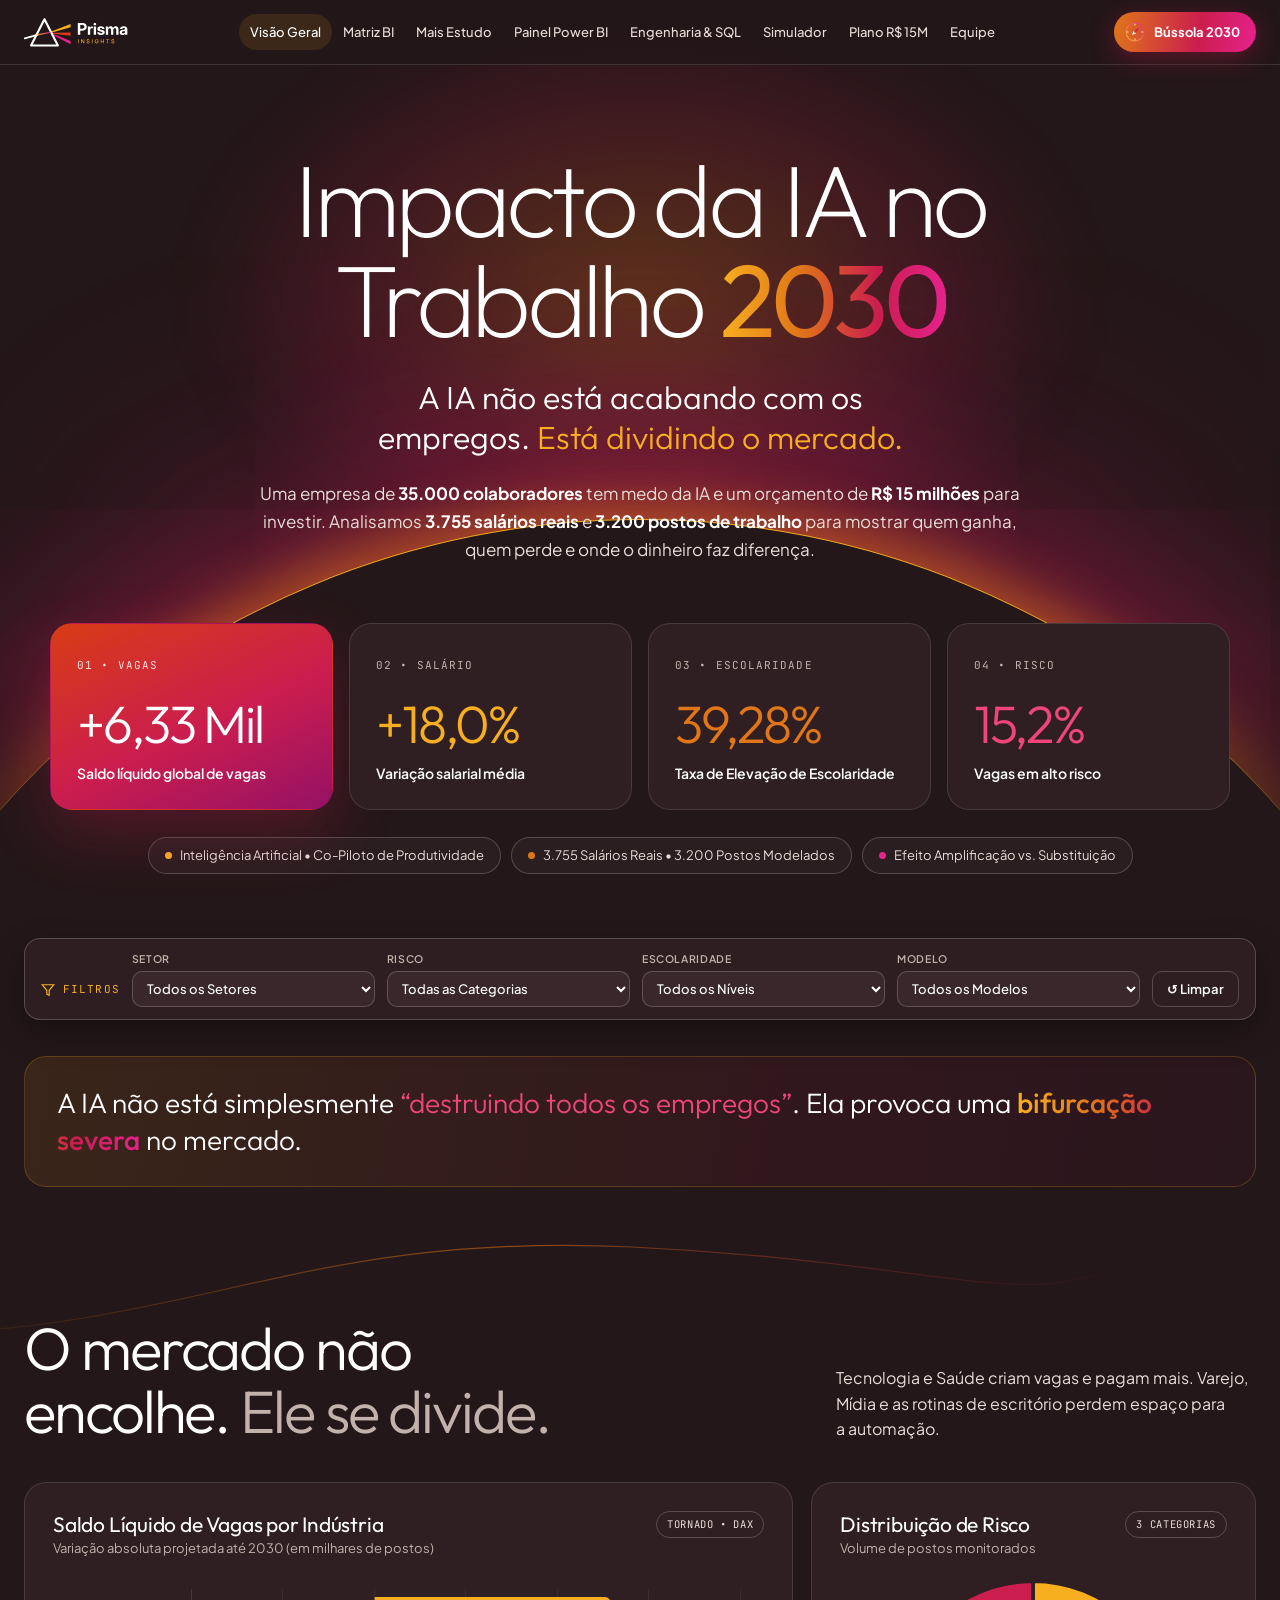
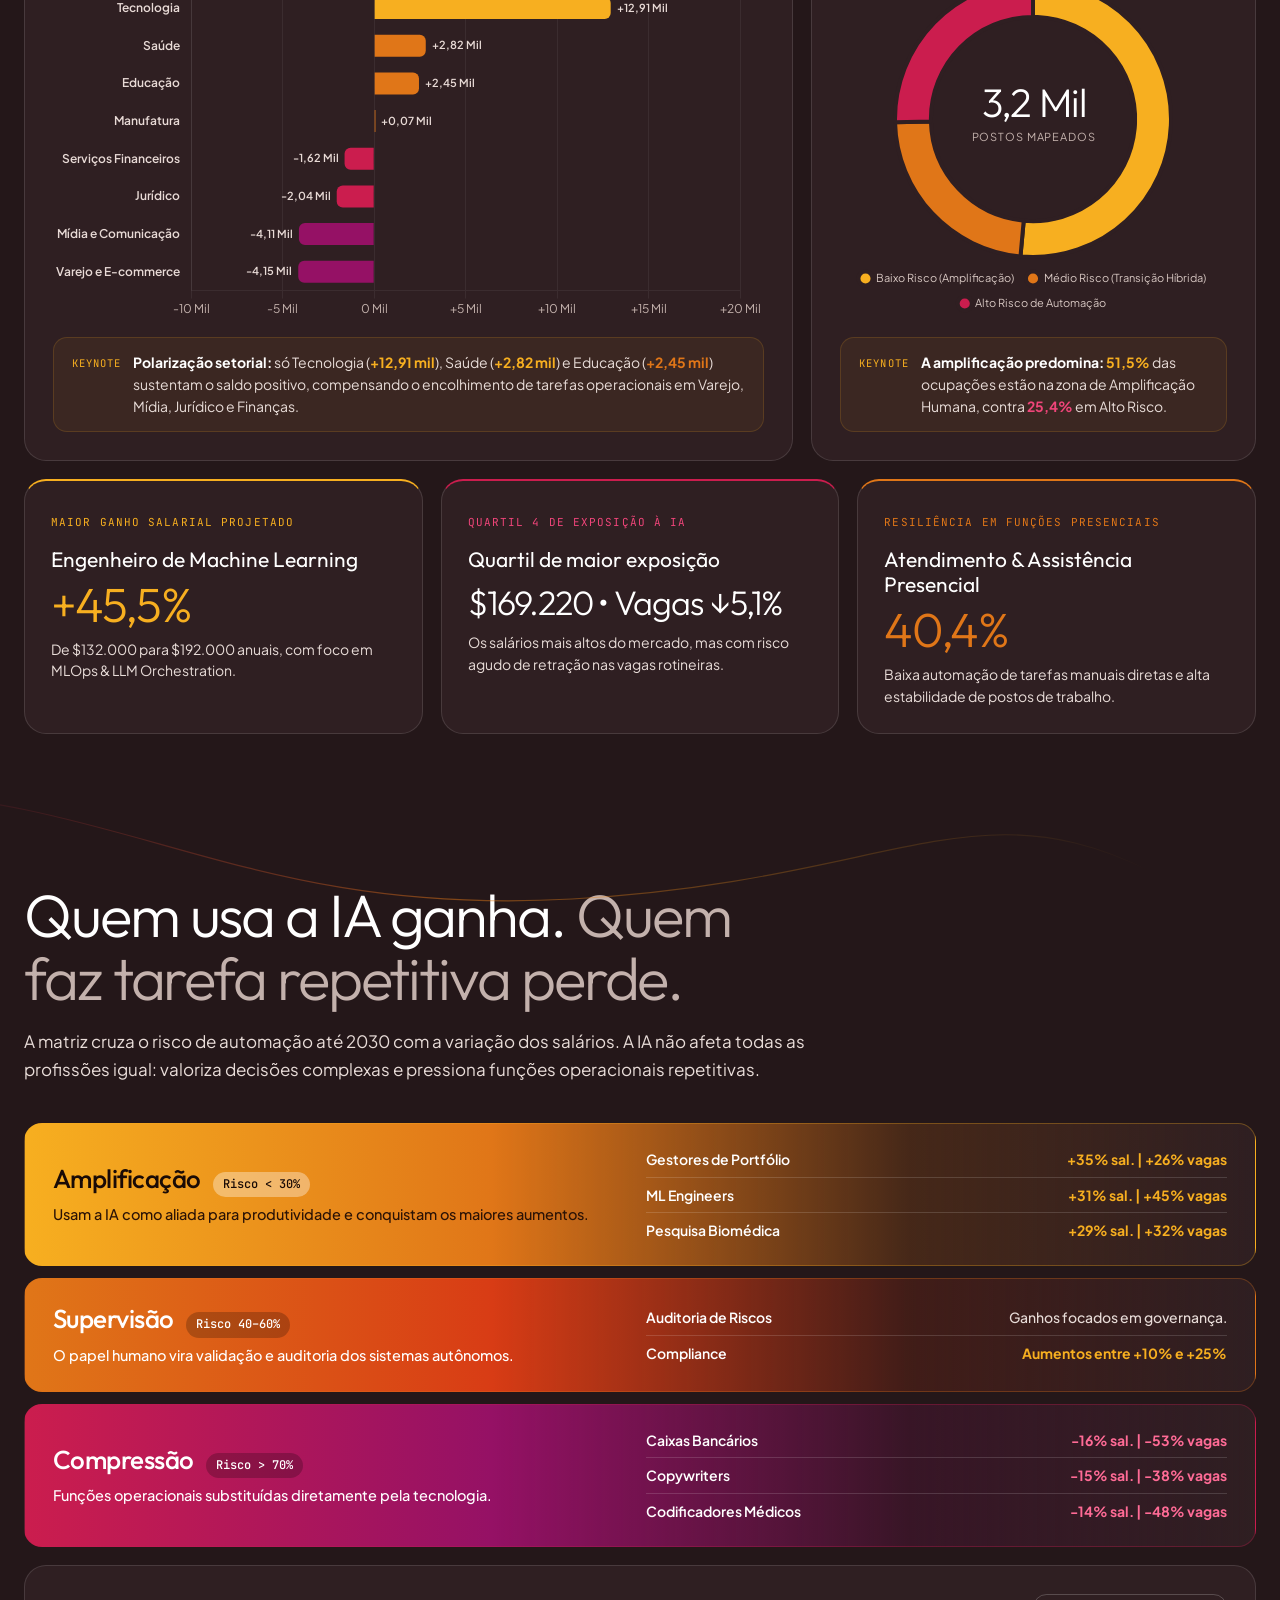
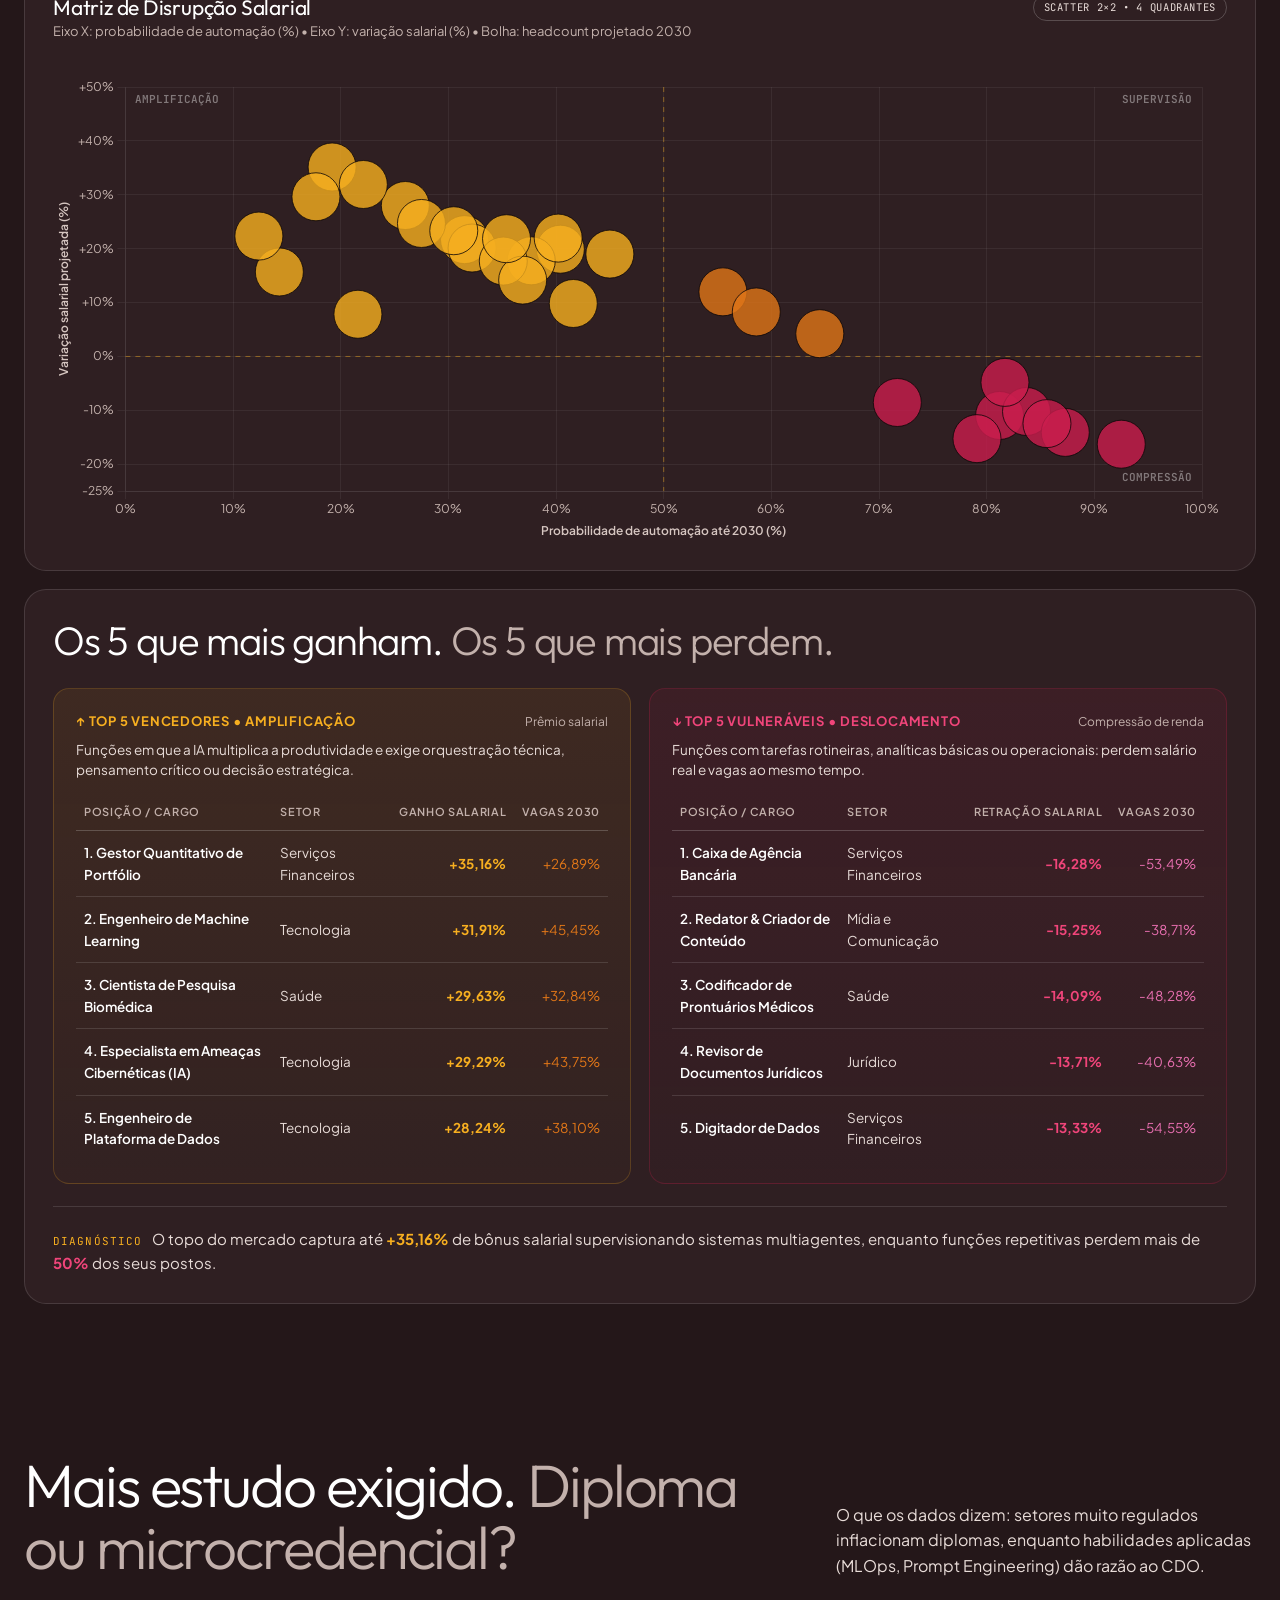
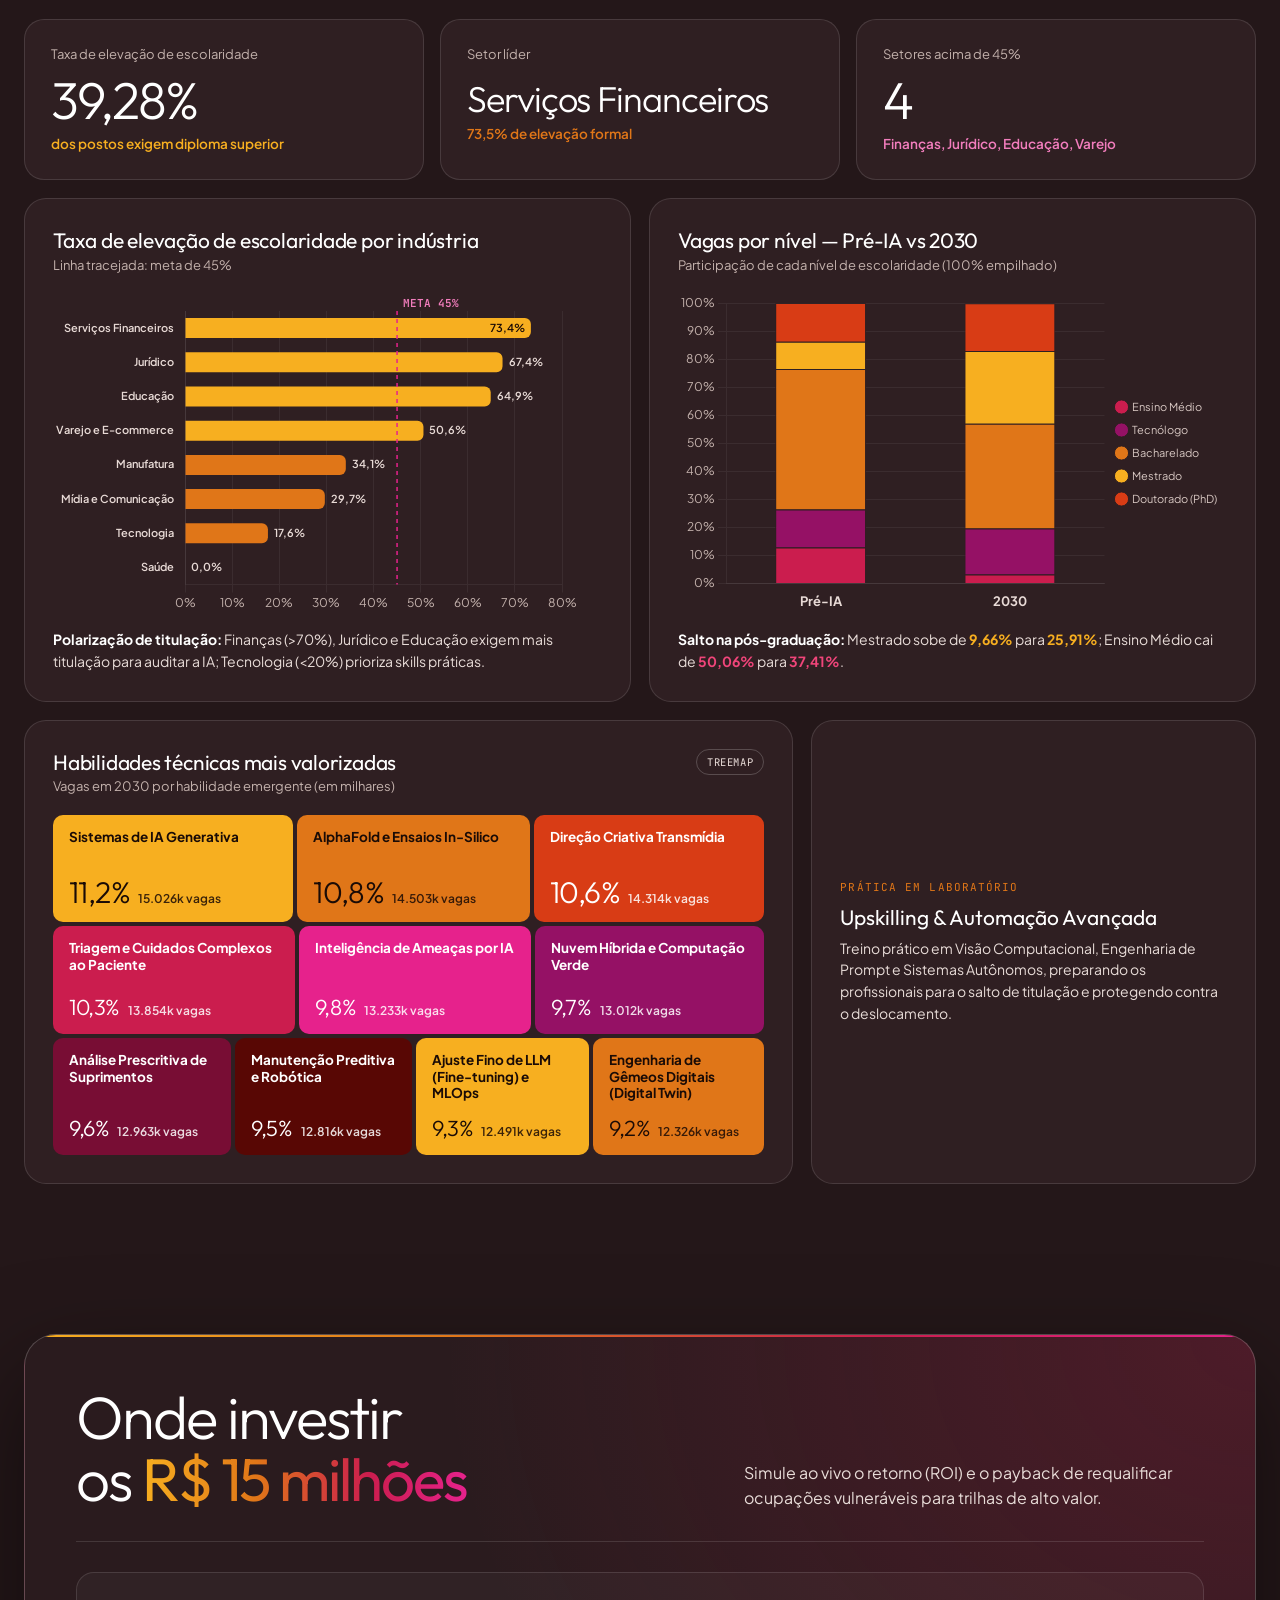
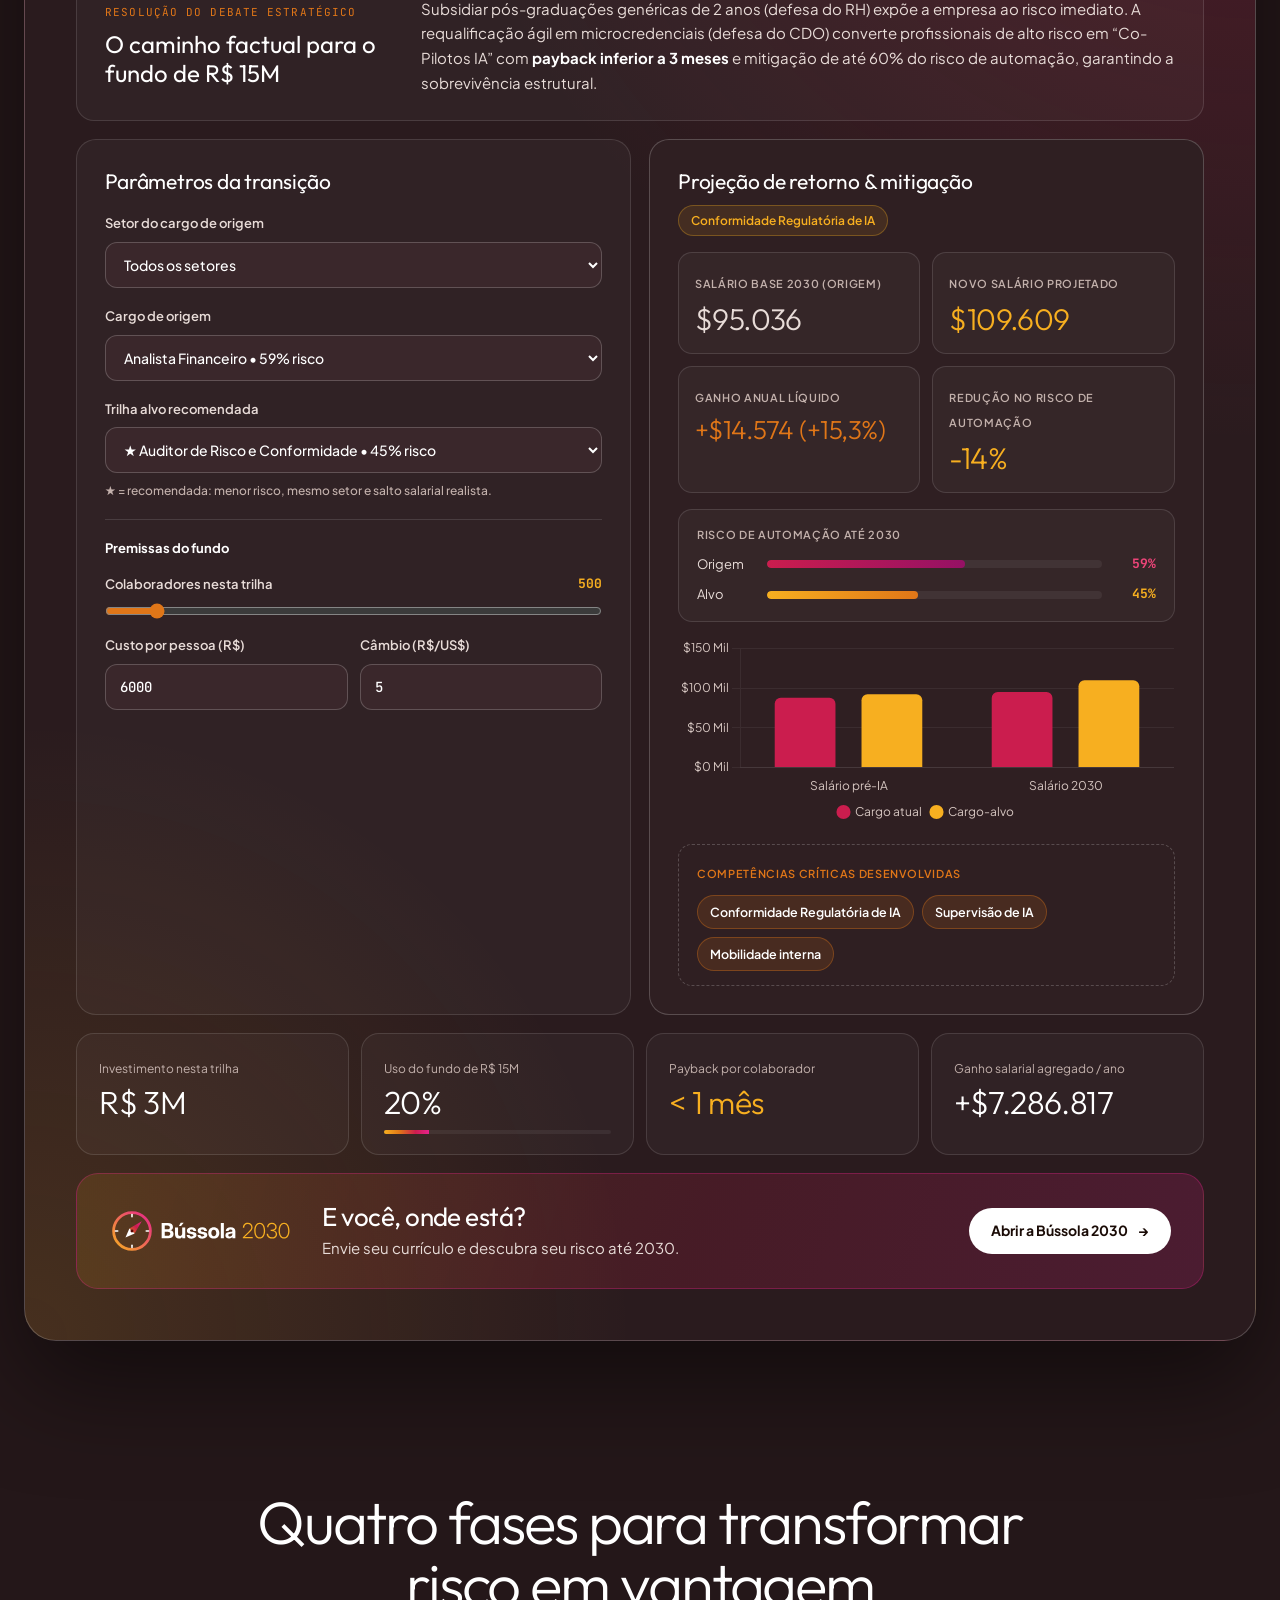
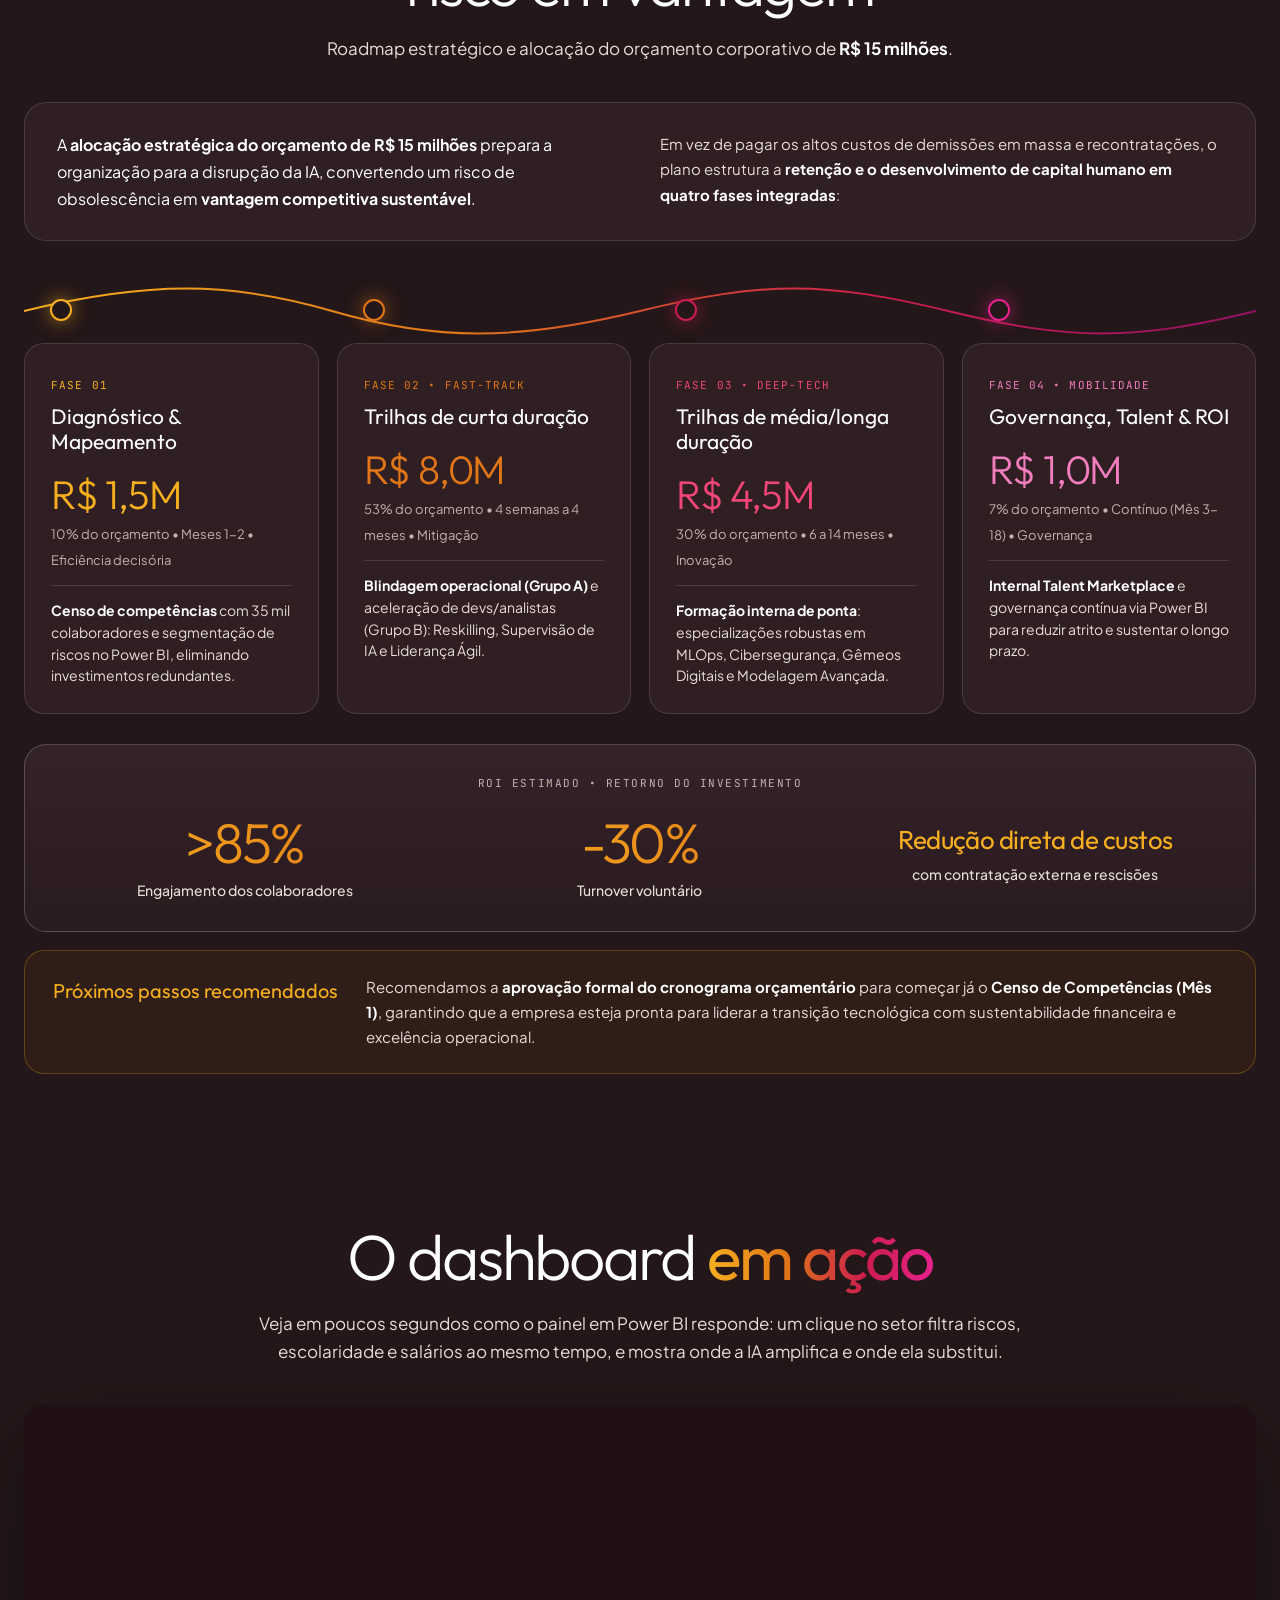
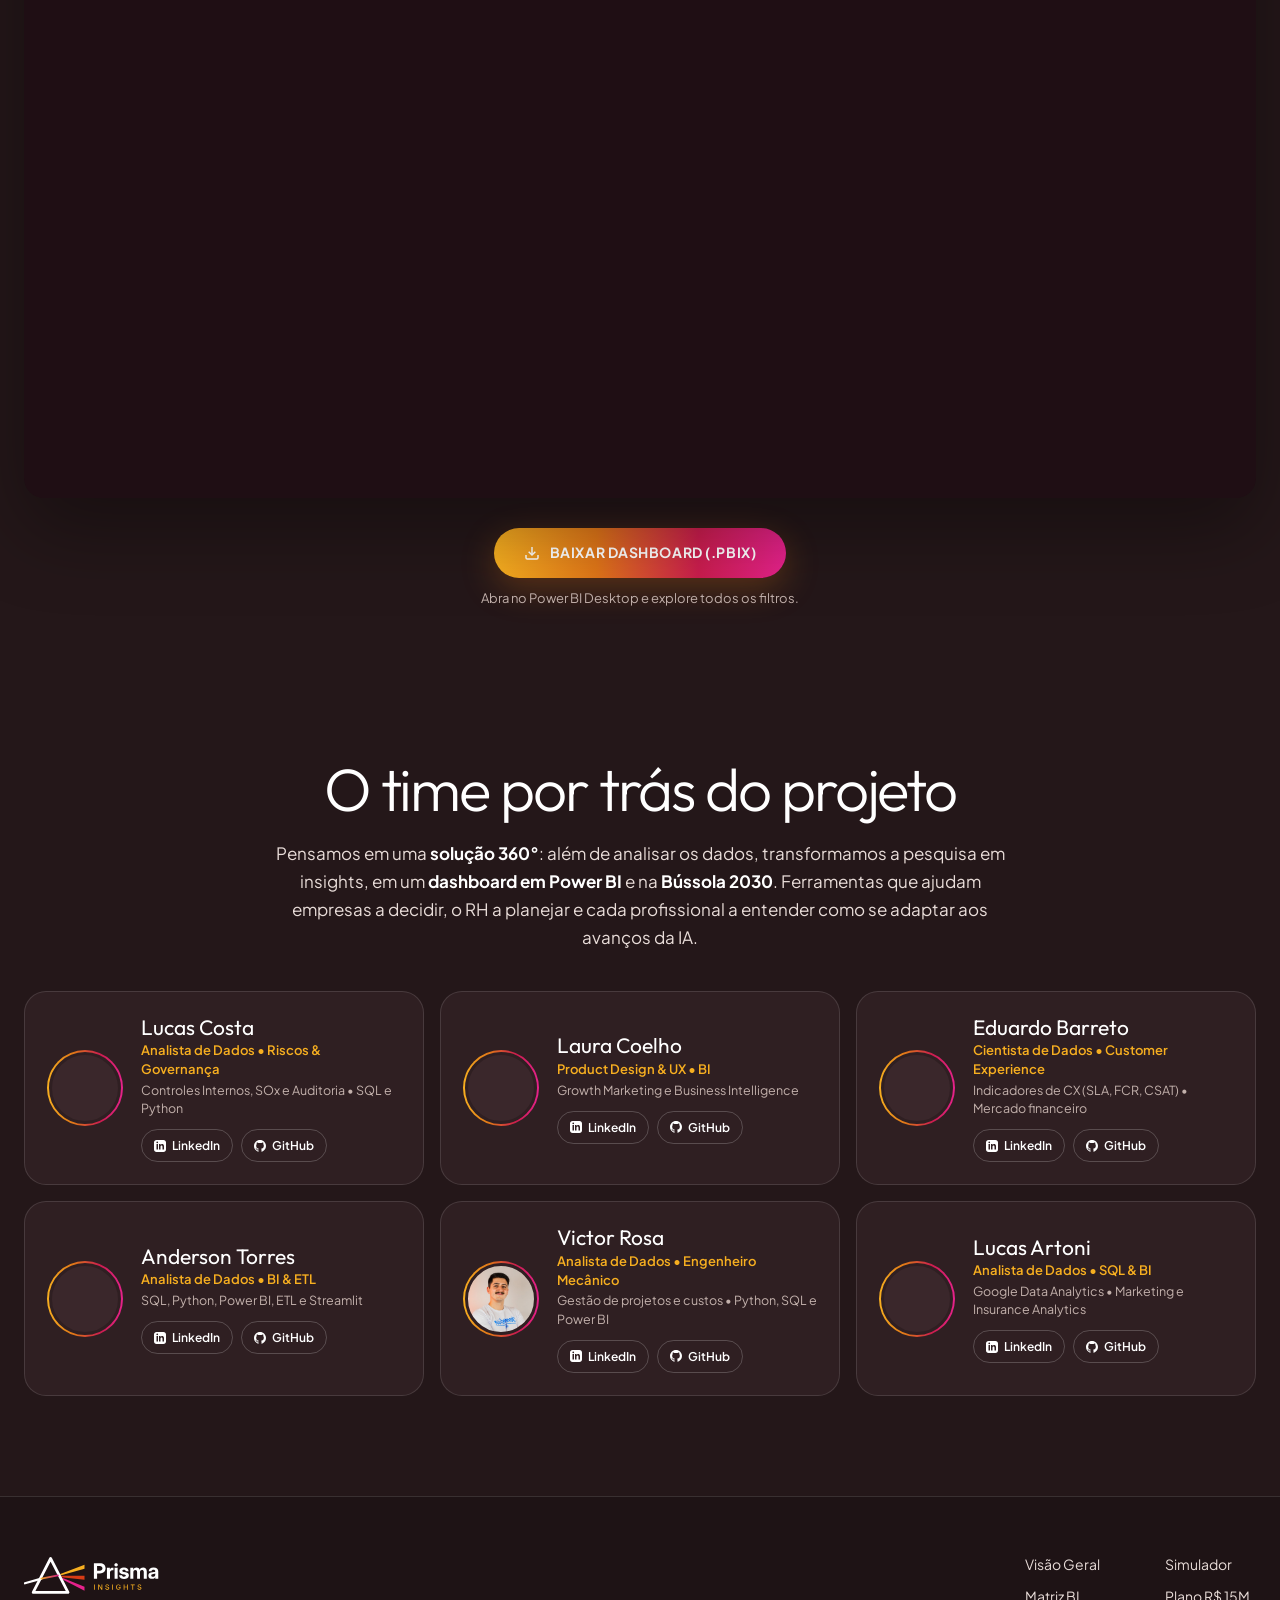
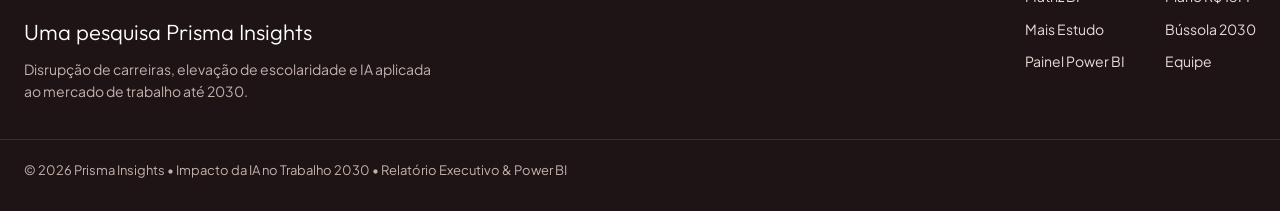
<file: index.html>
<!DOCTYPE html>
<html lang="pt-BR">
<head>
<meta charset="utf-8">
<meta name="viewport" content="width=device-width, initial-scale=1">
<title>Impacto da IA no Trabalho 2030 • Prisma Insights</title>
<meta name="description" content="Pesquisa de people analytics da Prisma Insights: como a IA divide o mercado de trabalho até 2030, quem ganha, quem perde e onde investir R$ 15 milhões.">
<meta name="theme-color" content="#241719">
<link rel="icon" type="image/svg+xml" href="assets/logos/prisma-insights_icone_colorido.svg">
<link rel="preconnect" href="https://fonts.googleapis.com">
<link rel="preconnect" href="https://fonts.gstatic.com" crossorigin>
<link rel="stylesheet" href="https://fonts.googleapis.com/css2?family=Outfit:wght@200;300;400;500;600&amp;family=Plus+Jakarta+Sans:wght@400;500;600;700&amp;family=JetBrains+Mono:wght@400;500&amp;display=swap">
<link rel="stylesheet" href="css/site.css?v=3">
<link rel="stylesheet" href="css/landing.css?v=3">
</head>
<body>

<!-- 0. HEADER -->
<header id="siteHeader" class="site-header">
  <div class="site-header__inner">
    <a class="site-header__logo" href="#visao-geral"><img src="assets/logos/prisma-insights_horizontal_branco.svg" alt="Prisma Insights — início" width="150" height="34"></a>
    <nav class="site-nav" aria-label="Seções da página">
      <ul>
        <li><a href="#visao-geral">Visão Geral</a></li>
        <li><a href="#analise-bi">Matriz BI</a></li>
        <li><a href="#painel-degree-escalation" title="Degree Escalation">Mais Estudo</a></li>
        <li><a href="#painel-powerbi">Painel Power BI</a></li>
        <li><button type="button" data-action="openCode" aria-haspopup="dialog" aria-controls="codeModal">Engenharia &amp; SQL</button></li>
        <li><a href="#simulador-carreira">Simulador</a></li>
        <li><a href="#plano-orcamento-15m">Plano R$ 15M</a></li>
        <li><a href="#equipe">Equipe</a></li>
      </ul>
    </nav>
    <div class="site-header__actions">
      <a class="btn-bussola" href="bussola.html">
        <img src="assets/logos/bussola-2030_icone_branco.svg" alt="">
        <span>Bússola 2030</span>
      </a>
    </div>
  </div>
</header>

<main>

<!-- 1. HERO -->
<section id="visao-geral" class="hero">
  <div class="hero__glow" aria-hidden="true"><div class="hero__aurora"></div><div class="hero__arc"></div><div class="hero__fade"></div></div>
  <div class="hero__inner">
    <h1 class="hero__title">Impacto da IA no Trabalho <span class="grad-text">2030</span></h1>
    <p class="hero__sub">A IA não está acabando com os empregos. <span class="c-gold">Está dividindo o mercado.</span></p>
    <p class="hero__support">Uma empresa de <strong>35.000 colaboradores</strong> tem medo da IA e um orçamento de <strong>R$ 15 milhões</strong> para investir. Analisamos <strong>3.755 salários reais</strong> e <strong>3.200 postos de trabalho</strong> para mostrar quem ganha, quem perde e onde o dinheiro faz diferença.</p>

    <div class="kpi-grid">
      <div class="kpi kpi--hot" data-reveal>
        <span class="kpi__label">01 • Vagas</span>
        <span id="kpiSaldoVagas" class="kpi__value" data-count>+6,33 Mil</span>
        <span class="kpi__caption">Saldo líquido global de vagas</span>
      </div>
      <div class="kpi" data-reveal>
        <span class="kpi__label">02 • Salário</span>
        <span id="kpiVariacaoSalarial" class="kpi__value c-gold" data-count>+18,0%</span>
        <span class="kpi__caption">Variação salarial média</span>
      </div>
      <div class="kpi" data-reveal>
        <span class="kpi__label">03 • Escolaridade</span>
        <span id="kpiElevacaoEscolaridade" class="kpi__value c-amber" data-count>39,28%</span>
        <span class="kpi__caption">Taxa de Elevação de Escolaridade</span>
      </div>
      <div class="kpi" data-reveal>
        <span class="kpi__label">04 • Risco</span>
        <span id="kpiVagasAltoRisco" class="kpi__value c-loss" data-count>15,2%</span>
        <span class="kpi__caption">Vagas em alto risco</span>
      </div>
    </div>

    <div class="chips">
      <span class="chip"><span class="chip__dot" style="--dot: var(--c-gold)"></span>Inteligência Artificial • Co-Piloto de Produtividade</span>
      <span class="chip"><span class="chip__dot" style="--dot: var(--c-amber)"></span>3.755 Salários Reais • 3.200 Postos Modelados</span>
      <span class="chip"><span class="chip__dot" style="--dot: var(--c-magenta)"></span>Efeito Amplificação vs. Substituição</span>
    </div>
  </div>
</section>

<!-- Escopo dos filtros: a barra só fica fixa até o fim de "Mais Estudo" -->
<div id="filterScope">

<!-- BARRA DE FILTROS -->
<div id="filterBar" class="filters">
  <div class="filters__card">
    <button type="button" id="filtersToggle" class="filters__toggle" aria-expanded="false" aria-controls="filtersPanel">
      <svg width="15" height="15" viewBox="0 0 24 24" fill="none" stroke="#F7AF20" stroke-width="2" aria-hidden="true"><polygon points="22 3 2 3 10 12.46 10 19 14 21 14 12.46 22 3"></polygon></svg>
      <span>Filtros</span>
      <span id="filtersBadge" class="filters__badge" aria-label="filtros ativos"></span>
      <span class="filters__chevron" aria-hidden="true">▾</span>
    </button>
    <div id="filtersPanel" class="filters__panel">
      <div class="filters__title">
        <svg width="14" height="14" viewBox="0 0 24 24" fill="none" stroke="currentColor" stroke-width="2" aria-hidden="true"><polygon points="22 3 2 3 10 12.46 10 19 14 21 14 12.46 22 3"></polygon></svg>
        <span>Filtros</span>
      </div>
      <label class="filters__field">Setor
        <select id="slicerSector"><option value="Todos">Todos os Setores</option></select>
      </label>
      <label class="filters__field">Risco
        <select id="slicerRisk"><option value="Todos">Todas as Categorias</option></select>
      </label>
      <label class="filters__field">Escolaridade
        <select id="slicerEdu"><option value="Todos">Todos os Níveis</option></select>
      </label>
      <label class="filters__field">Modelo
        <select id="slicerWorkModel"><option value="Todos">Todos os Modelos</option></select>
      </label>
      <button type="button" id="btnResetFilters" class="filters__reset">↺ Limpar</button>
    </div>
  </div>
</div>

<!-- DIAGNÓSTICO CENTRAL -->
<div class="diag-wrap" data-reveal>
  <div class="diag">
    <p>A IA não está simplesmente <span class="hl-loss">“destruindo todos os empregos”</span>. Ela provoca uma <span class="hl-grad grad-text">bifurcação severa</span> no mercado.</p>
  </div>
</div>

<!-- 2. PAINEL SALDO -->
<section id="painel-saldo" class="section">
  <svg class="section-lines" viewBox="0 0 1280 200" preserveAspectRatio="none" style="top: 20px; height: 160px; opacity: .55;" aria-hidden="true"><defs><linearGradient id="ln1" x1="0" x2="1"><stop offset="0" stop-color="#E07618" stop-opacity="0"></stop><stop offset=".5" stop-color="#E07618"></stop><stop offset="1" stop-color="#CB1D4E" stop-opacity="0"></stop></linearGradient></defs><path d="M0 160 C 320 160, 420 30, 760 50 S 1180 150, 1280 40" fill="none" stroke="url(#ln1)" stroke-width="1.2" vector-effect="non-scaling-stroke"></path></svg>
  <div class="section-head" data-reveal>
    <div class="section-head__title">
      <h2 class="h2">O mercado não encolhe. <span class="muted">Ele se divide.</span></h2>
    </div>
    <p class="section-head__aside">Tecnologia e Saúde criam vagas e pagam mais. Varejo, Mídia e as rotinas de escritório perdem espaço para a automação.</p>
  </div>

  <div class="flex-row">
    <div class="card card--flex flex-2" data-reveal>
      <div class="card-head">
        <div>
          <h3 class="h3">Saldo Líquido de Vagas por Indústria</h3>
          <span class="meta">Variação absoluta projetada até 2030 (em milhares de postos)</span>
        </div>
        <span class="tag">Tornado • DAX</span>
      </div>
      <div class="chart" style="--h: 340px;"><canvas id="chartNetJobs" role="img" aria-label="Gráfico de barras: saldo líquido de vagas por indústria até 2030"></canvas></div>
      <div class="keynote">
        <span class="keynote__label">Keynote</span>
        <p><strong>Polarização setorial:</strong> só Tecnologia (<span class="c-gold b">+12,91 mil</span>), Saúde (<span class="c-gold b">+2,82 mil</span>) e Educação (<span class="c-amber b">+2,45 mil</span>) sustentam o saldo positivo, compensando o encolhimento de tarefas operacionais em Varejo, Mídia, Jurídico e Finanças.</p>
      </div>
    </div>

    <div class="card card--flex flex-1" data-reveal>
      <div class="card-head">
        <div>
          <h3 class="h3">Distribuição de Risco</h3>
          <span class="meta">Volume de postos monitorados</span>
        </div>
        <span class="tag">3 categorias</span>
      </div>
      <div class="chart" style="--h: 340px; --h-mobile: 1;">
        <canvas id="chartRiskDonut" role="img" aria-label="Gráfico de rosca: distribuição dos postos por categoria de risco"></canvas>
        <div class="donut-center">
          <span id="donutCenterNum" class="donut-center__num">3,2 Mil</span>
          <span class="donut-center__label">Postos mapeados</span>
        </div>
      </div>
      <div class="keynote">
        <span class="keynote__label">Keynote</span>
        <p><strong>A amplificação predomina:</strong> <span class="c-gold b">51,5%</span> das ocupações estão na zona de Amplificação Humana, contra <span class="c-loss b">25,4%</span> em Alto Risco.</p>
      </div>
    </div>
  </div>

  <div class="grid-auto mt-18" style="--min: 280px;">
    <div class="card card--accent highlight-card" style="--accent: var(--c-gold);" data-reveal>
      <span class="highlight-card__label">Maior ganho salarial projetado</span>
      <h4 class="h4">Engenheiro de Machine Learning</h4>
      <span id="kpiMaiorGanho" class="stat-big">+45,5%</span>
      <p>De $132.000 para $192.000 anuais, com foco em MLOps &amp; LLM Orchestration.</p>
    </div>
    <div class="card card--accent highlight-card" style="--accent: var(--c-crimson); --accent-text: var(--loss);" data-reveal>
      <span class="highlight-card__label">Quartil 4 de exposição à IA</span>
      <h4 class="h4">Quartil de maior exposição</h4>
      <span id="kpiCardQ4" class="stat-big stat-big--sm">$169.220 • Vagas ↓5,1%</span>
      <p>Os salários mais altos do mercado, mas com risco agudo de retração nas vagas rotineiras.</p>
    </div>
    <div class="card card--accent highlight-card" style="--accent: var(--c-amber);" data-reveal>
      <span class="highlight-card__label">Resiliência em funções presenciais</span>
      <h4 class="h4">Atendimento &amp; Assistência Presencial</h4>
      <span id="kpiAutomacaoPresencial" class="stat-big">40,4%</span>
      <p>Baixa automação de tarefas manuais diretas e alta estabilidade de postos de trabalho.</p>
    </div>
  </div>
</section>

<!-- 3. MATRIZ BI -->
<section id="analise-bi" class="section">
  <svg class="section-lines" viewBox="0 0 1280 200" preserveAspectRatio="none" style="top: 10px; height: 180px; opacity: .5;" aria-hidden="true"><defs><linearGradient id="ln2" x1="0" x2="1"><stop offset="0" stop-color="#CB1D4E" stop-opacity="0"></stop><stop offset=".45" stop-color="#E07618"></stop><stop offset="1" stop-color="#F7AF20" stop-opacity="0"></stop></linearGradient></defs><path d="M0 30 C 260 40, 380 170, 700 150 S 1100 20, 1280 120" fill="none" stroke="url(#ln2)" stroke-width="1.2" vector-effect="non-scaling-stroke"></path></svg>
  <div class="section-head section-head--stack" data-reveal>
    <h2 class="h2">Quem usa a IA ganha. <span class="muted">Quem faz tarefa repetitiva perde.</span></h2>
    <p class="lead">A matriz cruza o risco de automação até 2030 com a variação dos salários. A IA não afeta todas as profissões igual: valoriza decisões complexas e pressiona funções operacionais repetitivas.</p>
  </div>

  <div class="zones">
    <div class="zone zone--gain" data-reveal>
      <div class="zone__intro">
        <div class="zone__title-row"><h4 class="zone__title">Amplificação</h4><span class="zone__pill">Risco &lt; 30%</span></div>
        <p class="zone__desc">Usam a IA como aliada para produtividade e conquistam os maiores aumentos.</p>
      </div>
      <div class="zone__list">
        <div class="zone__row"><strong>Gestores de Portfólio</strong><span class="zone__val">+35% sal. | +26% vagas</span></div>
        <div class="zone__row"><strong>ML Engineers</strong><span class="zone__val">+31% sal. | +45% vagas</span></div>
        <div class="zone__row"><strong>Pesquisa Biomédica</strong><span class="zone__val">+29% sal. | +32% vagas</span></div>
      </div>
    </div>
    <div class="zone zone--mid" data-reveal>
      <div class="zone__intro">
        <div class="zone__title-row"><h4 class="zone__title">Supervisão</h4><span class="zone__pill">Risco 40–60%</span></div>
        <p class="zone__desc">O papel humano vira validação e auditoria dos sistemas autônomos.</p>
      </div>
      <div class="zone__list">
        <div class="zone__row"><strong>Auditoria de Riscos</strong><span class="zone__val zone__val--muted">Ganhos focados em governança.</span></div>
        <div class="zone__row"><strong>Compliance</strong><span class="zone__val">Aumentos entre +10% e +25%</span></div>
      </div>
    </div>
    <div class="zone zone--loss" data-reveal>
      <div class="zone__intro">
        <div class="zone__title-row"><h4 class="zone__title">Compressão</h4><span class="zone__pill">Risco &gt; 70%</span></div>
        <p class="zone__desc">Funções operacionais substituídas diretamente pela tecnologia.</p>
      </div>
      <div class="zone__list">
        <div class="zone__row"><strong>Caixas Bancários</strong><span class="zone__val zone__val--loss">-16% sal. | -53% vagas</span></div>
        <div class="zone__row"><strong>Copywriters</strong><span class="zone__val zone__val--loss">-15% sal. | -38% vagas</span></div>
        <div class="zone__row"><strong>Codificadores Médicos</strong><span class="zone__val zone__val--loss">-14% sal. | -48% vagas</span></div>
      </div>
    </div>
  </div>

  <div class="card mt-18" data-reveal>
    <div class="card-head">
      <div>
        <h3 class="h3">Matriz de Disrupção Salarial</h3>
        <span class="meta">Eixo X: probabilidade de automação (%) • Eixo Y: variação salarial (%) • Bolha: headcount projetado 2030</span>
      </div>
      <span class="tag">Scatter 2×2 • 4 quadrantes</span>
    </div>
    <div class="chart" style="--h: 480px; --h-mobile: .8;"><canvas id="chartScatter" role="img" aria-label="Gráfico de bolhas: probabilidade de automação versus variação salarial por cargo"></canvas></div>
  </div>

  <div class="card mt-18" data-reveal>
    <h3 class="rank-title">Os 5 que mais ganham. <span class="muted">Os 5 que mais perdem.</span></h3>
    <div class="rank-grid">
      <div class="rank rank--gain">
        <div class="rank__head"><span class="rank__kicker">↑ Top 5 Vencedores • Amplificação</span><span class="rank__note">Prêmio salarial</span></div>
        <p class="rank__desc">Funções em que a IA multiplica a produtividade e exige orquestração técnica, pensamento crítico ou decisão estratégica.</p>
        <div class="table-scroll" tabindex="0" role="region" aria-label="Top 5 vencedores">
          <table class="rank-table">
            <thead><tr><th scope="col">Posição / Cargo</th><th scope="col">Setor</th><th scope="col" class="num">Ganho salarial</th><th scope="col" class="num">Vagas 2030</th></tr></thead>
            <tbody>
              <tr><td>1. Gestor Quantitativo de Portfólio</td><td data-label="Setor">Serviços Financeiros</td><td class="num num-main" data-label="Ganho salarial">+35,16%</td><td class="num num-sub" data-label="Vagas 2030">+26,89%</td></tr>
              <tr><td>2. Engenheiro de Machine Learning</td><td data-label="Setor">Tecnologia</td><td class="num num-main" data-label="Ganho salarial">+31,91%</td><td class="num num-sub" data-label="Vagas 2030">+45,45%</td></tr>
              <tr><td>3. Cientista de Pesquisa Biomédica</td><td data-label="Setor">Saúde</td><td class="num num-main" data-label="Ganho salarial">+29,63%</td><td class="num num-sub" data-label="Vagas 2030">+32,84%</td></tr>
              <tr><td>4. Especialista em Ameaças Cibernéticas (IA)</td><td data-label="Setor">Tecnologia</td><td class="num num-main" data-label="Ganho salarial">+29,29%</td><td class="num num-sub" data-label="Vagas 2030">+43,75%</td></tr>
              <tr><td>5. Engenheiro de Plataforma de Dados</td><td data-label="Setor">Tecnologia</td><td class="num num-main" data-label="Ganho salarial">+28,24%</td><td class="num num-sub" data-label="Vagas 2030">+38,10%</td></tr>
            </tbody>
          </table>
        </div>
      </div>
      <div class="rank rank--loss">
        <div class="rank__head"><span class="rank__kicker">↓ Top 5 Vulneráveis • Deslocamento</span><span class="rank__note">Compressão de renda</span></div>
        <p class="rank__desc">Funções com tarefas rotineiras, analíticas básicas ou operacionais: perdem salário real e vagas ao mesmo tempo.</p>
        <div class="table-scroll" tabindex="0" role="region" aria-label="Top 5 vulneráveis">
          <table class="rank-table">
            <thead><tr><th scope="col">Posição / Cargo</th><th scope="col">Setor</th><th scope="col" class="num">Retração salarial</th><th scope="col" class="num">Vagas 2030</th></tr></thead>
            <tbody>
              <tr><td>1. Caixa de Agência Bancária</td><td data-label="Setor">Serviços Financeiros</td><td class="num num-main" data-label="Retração salarial">-16,28%</td><td class="num num-sub" data-label="Vagas 2030">-53,49%</td></tr>
              <tr><td>2. Redator &amp; Criador de Conteúdo</td><td data-label="Setor">Mídia e Comunicação</td><td class="num num-main" data-label="Retração salarial">-15,25%</td><td class="num num-sub" data-label="Vagas 2030">-38,71%</td></tr>
              <tr><td>3. Codificador de Prontuários Médicos</td><td data-label="Setor">Saúde</td><td class="num num-main" data-label="Retração salarial">-14,09%</td><td class="num num-sub" data-label="Vagas 2030">-48,28%</td></tr>
              <tr><td>4. Revisor de Documentos Jurídicos</td><td data-label="Setor">Jurídico</td><td class="num num-main" data-label="Retração salarial">-13,71%</td><td class="num num-sub" data-label="Vagas 2030">-40,63%</td></tr>
              <tr><td>5. Digitador de Dados</td><td data-label="Setor">Serviços Financeiros</td><td class="num num-main" data-label="Retração salarial">-13,33%</td><td class="num num-sub" data-label="Vagas 2030">-54,55%</td></tr>
            </tbody>
          </table>
        </div>
      </div>
    </div>
    <p class="rank-diag"><span class="mono-label">Diagnóstico</span>O topo do mercado captura até <strong class="c-gold">+35,16%</strong> de bônus salarial supervisionando sistemas multiagentes, enquanto funções repetitivas perdem mais de <strong class="c-loss">50%</strong> dos seus postos.</p>
  </div>
</section>

<!-- 4. MAIS ESTUDO (DEGREE ESCALATION) -->
<section id="painel-degree-escalation" class="section">
  <div class="section-head" data-reveal>
    <div class="section-head__title">
      <h2 class="h2">Mais estudo exigido. <span class="muted">Diploma ou microcredencial?</span></h2>
    </div>
    <p class="section-head__aside">O que os dados dizem: setores muito regulados inflacionam diplomas, enquanto habilidades aplicadas (MLOps, Prompt Engineering) dão razão ao CDO.</p>
  </div>

  <div class="grid-auto" style="--min: 260px; gap: 16px; margin-bottom: 18px;">
    <div class="edu-kpi" data-reveal>
      <span class="edu-kpi__label">Taxa de elevação de escolaridade</span>
      <span class="edu-kpi__value">39,28%</span>
      <span class="edu-kpi__note c-gold">dos postos exigem diploma superior</span>
    </div>
    <div class="edu-kpi" data-reveal>
      <span class="edu-kpi__label">Setor líder</span>
      <span class="edu-kpi__value edu-kpi__value--text">Serviços Financeiros</span>
      <span class="edu-kpi__note c-amber">73,5% de elevação formal</span>
    </div>
    <div class="edu-kpi" data-reveal>
      <span class="edu-kpi__label">Setores acima de 45%</span>
      <span class="edu-kpi__value">4</span>
      <span class="edu-kpi__note c-magenta">Finanças, Jurídico, Educação, Varejo</span>
    </div>
  </div>

  <div class="grid-auto" style="--min: 480px;">
    <div class="card" data-reveal>
      <h3 class="h3">Taxa de elevação de escolaridade por indústria</h3>
      <span class="meta">Linha tracejada: meta de 45%</span>
      <div class="chart" style="--h: 320px; margin-top: 18px;"><canvas id="chartTaxaElevacaoSetor" role="img" aria-label="Gráfico de barras: taxa de elevação de escolaridade por indústria, com meta de 45%"></canvas></div>
      <p class="body-sm" style="margin-top: 16px;"><strong class="c-white">Polarização de titulação:</strong> Finanças (&gt;70%), Jurídico e Educação exigem mais titulação para auditar a IA; Tecnologia (&lt;20%) prioriza skills práticas.</p>
    </div>
    <div class="card" data-reveal>
      <h3 class="h3">Vagas por nível — Pré-IA vs 2030</h3>
      <span class="meta">Participação de cada nível de escolaridade (100% empilhado)</span>
      <div class="chart" style="--h: 320px; --h-mobile: 1.15; margin-top: 18px;"><canvas id="chartVagasPorNivelPeriodo" role="img" aria-label="Gráfico de colunas 100% empilhadas: vagas por nível de escolaridade, pré-IA e 2030"></canvas></div>
      <p class="body-sm" style="margin-top: 16px;"><strong class="c-white">Salto na pós-graduação:</strong> Mestrado sobe de <strong class="c-gold">9,66%</strong> para <strong class="c-gold">25,91%</strong>; Ensino Médio cai de <strong class="c-loss">50,06%</strong> para <strong class="c-loss">37,41%</strong>.</p>
    </div>
  </div>

  <div class="flex-row mt-18">
    <div class="card flex-2" data-reveal>
      <div class="card-head" style="margin-bottom: 0;">
        <div>
          <h3 class="h3">Habilidades técnicas mais valorizadas</h3>
          <span class="meta">Vagas em 2030 por habilidade emergente (em milhares)</span>
        </div>
        <span class="tag">Treemap</span>
      </div>
      <div id="containerHabilidadesTecnicas" class="treemap"></div>
    </div>
    <div class="card flex-1 lab-card" data-reveal>
      <span class="mono-label c-amber">Prática em laboratório</span>
      <h4 class="h4" style="margin-top: 8px;">Upskilling &amp; Automação Avançada</h4>
      <p>Treino prático em Visão Computacional, Engenharia de Prompt e Sistemas Autônomos, preparando os profissionais para o salto de titulação e protegendo contra o deslocamento.</p>
    </div>
  </div>
</section>

</div><!-- /#filterScope -->

<!-- 5. SIMULADOR -->
<section id="simulador-carreira" class="section">
  <div class="sim" data-reveal>
    <div class="sim__head">
      <div style="min-width: 0;">
        <h2 class="h2">Onde investir os <span class="grad-text">R$ 15 milhões</span></h2>
      </div>
      <p>Simule ao vivo o retorno (ROI) e o payback de requalificar ocupações vulneráveis para trilhas de alto valor.</p>
    </div>

    <div class="sim__debate">
      <div>
        <span class="mono-label c-amber">Resolução do debate estratégico</span>
        <h3>O caminho factual para o fundo de R$ 15M</h3>
      </div>
      <p>Subsidiar pós-graduações genéricas de 2 anos (defesa do RH) expõe a empresa ao risco imediato. A requalificação ágil em microcredenciais (defesa do CDO) converte profissionais de alto risco em “Co-Pilotos IA” com <strong>payback inferior a 3 meses</strong> e mitigação de até 60% do risco de automação, garantindo a sobrevivência estrutural.</p>
    </div>

    <div class="sim__cols">
      <div class="sim-panel">
        <h3 class="h3">Parâmetros da transição</h3>
        <label class="sim-field">Setor do cargo de origem
          <select id="simSector"></select>
        </label>
        <label class="sim-field">Cargo de origem
          <select id="simCurrentJob"></select>
        </label>
        <label class="sim-field">Trilha alvo recomendada
          <select id="simTargetTrack"></select>
          <span class="sim-field__hint">★ = recomendada: menor risco, mesmo setor e salto salarial realista.</span>
        </label>
        <div class="sim-premises">
          <span class="sim-premises__title">Premissas do fundo</span>
          <label class="sim-field">
            <span class="sim-field__top"><span>Colaboradores nesta trilha</span><strong id="simPeopleLabel">500</strong></span>
            <input type="range" id="simPeople" min="50" max="5000" step="50" value="500">
          </label>
          <div class="sim-2col">
            <label class="sim-field">Custo por pessoa (R$)
              <input type="number" id="simCost" min="0" step="500" value="6000" inputmode="numeric">
            </label>
            <label class="sim-field">Câmbio (R$/US$)
              <input type="number" id="simFx" min="1" step="0.1" value="5" inputmode="decimal">
            </label>
          </div>
        </div>
      </div>

      <div class="sim-panel sim-panel--out" aria-live="polite">
        <div class="sim-out-head">
          <h3 class="h3">Projeção de retorno &amp; mitigação</h3>
          <span id="simTrackTitle" class="sim-pill">—</span>
        </div>
        <div class="sim-metrics">
          <div class="sim-metric"><span class="sim-metric__label">Salário base 2030 (origem)</span><span id="simOrigSalary" class="sim-metric__value" style="color: var(--text-2);">—</span></div>
          <div class="sim-metric"><span class="sim-metric__label">Novo salário projetado</span><span id="simNewSalary" class="sim-metric__value c-gold">—</span></div>
          <div class="sim-metric"><span class="sim-metric__label">Ganho anual líquido</span><span id="simGainUsd" class="sim-metric__value sim-metric__value--sm c-amber">—</span></div>
          <div class="sim-metric"><span class="sim-metric__label">Redução no risco de automação</span><span id="simRiskMitigation" class="sim-metric__value c-gold">—</span></div>
        </div>
        <div class="sim-bars">
          <span class="sim-small-label">Risco de automação até 2030</span>
          <div class="sim-bar"><span>Origem</span><div class="sim-bar__track"><div id="simOrigAutoBar" class="sim-bar__fill sim-bar__fill--loss"></div></div><strong id="simOrigAuto" class="c-loss">—</strong></div>
          <div class="sim-bar"><span>Alvo</span><div class="sim-bar__track"><div id="simTgtAutoBar" class="sim-bar__fill sim-bar__fill--gain"></div></div><strong id="simTgtAuto" class="c-gold">—</strong></div>
        </div>
        <div class="chart" style="--h: 190px; --h-mobile: 1.1;"><canvas id="simChart" role="img" aria-label="Gráfico de barras: salário pré-IA e 2030 do cargo atual e do cargo-alvo"></canvas></div>
        <div class="sim-skills">
          <span class="sim-small-label">Competências críticas desenvolvidas</span>
          <div id="simSkillsList" class="sim-skills__list"></div>
        </div>
      </div>
    </div>

    <div class="sim-results" aria-live="polite">
      <div class="sim-result"><span class="sim-result__label">Investimento nesta trilha</span><span id="simInvest" class="sim-result__value">—</span></div>
      <div class="sim-result"><span class="sim-result__label">Uso do fundo de R$ 15M</span><span id="simFundPct" class="sim-result__value">—</span><div id="simFundBarWrap" class="sim-fund-bar"><div id="simFundBar"></div></div></div>
      <div class="sim-result"><span class="sim-result__label">Payback por colaborador</span><span id="simPayback" class="sim-result__value c-gold">—</span></div>
      <div class="sim-result"><span class="sim-result__label">Ganho salarial agregado / ano</span><span id="simAggGain" class="sim-result__value">—</span></div>
    </div>

    <a class="cta-bussola" href="bussola.html">
      <div class="cta-bussola__main">
        <img src="assets/logos/bussola-2030_horizontal_branco.svg" alt="Bússola 2030">
        <div>
          <h4>E você, onde está?</h4>
          <p>Envie seu currículo e descubra seu risco até 2030.</p>
        </div>
      </div>
      <span class="btn btn--white">Abrir a Bússola 2030 <span aria-hidden="true">→</span></span>
    </a>
  </div>
</section>

<!-- 6. PLANO R$ 15M -->
<section id="plano-orcamento-15m" class="section">
  <div class="section-head--center" data-reveal>
    <h2 class="h2">Quatro fases para transformar risco em vantagem</h2>
    <p class="lead">Roadmap estratégico e alocação do orçamento corporativo de <strong class="c-white">R$ 15 milhões</strong>.</p>
  </div>

  <div class="plan-intro" data-reveal>
    <p>A <strong>alocação estratégica do orçamento de R$ 15 milhões</strong> prepara a organização para a disrupção da IA, convertendo um risco de obsolescência em <strong class="c-gold">vantagem competitiva sustentável</strong>.</p>
    <p>Em vez de pagar os altos custos de demissões em massa e recontratações, o plano estrutura a <strong>retenção e o desenvolvimento de capital humano em quatro fases integradas</strong>:</p>
  </div>

  <div class="timeline">
    <svg class="timeline__wave" viewBox="0 0 1200 80" preserveAspectRatio="none" aria-hidden="true"><defs><linearGradient id="lnTl" x1="0" x2="1"><stop offset="0" stop-color="#F7AF20"></stop><stop offset=".35" stop-color="#E07618"></stop><stop offset=".7" stop-color="#CB1D4E"></stop><stop offset="1" stop-color="#951165"></stop></linearGradient></defs><path d="M0 40 C 120 10, 200 10, 300 40 S 480 70, 600 40 S 780 10, 900 40 S 1080 70, 1200 40" fill="none" stroke="url(#lnTl)" stroke-width="2" vector-effect="non-scaling-stroke"></path></svg>
    <div class="timeline__grid">
      <div class="phase" style="--node: var(--c-gold); --node-glow: rgba(247,175,32,0.6); --phase-text: var(--c-gold);" data-reveal>
        <span class="phase__node"></span>
        <div class="phase__card">
          <span class="phase__tag">FASE 01</span>
          <h4 class="h4">Diagnóstico &amp; Mapeamento</h4>
          <span class="phase__value">R$ 1,5M</span>
          <span class="phase__meta">10% do orçamento • Meses 1-2 • Eficiência decisória</span>
          <p><strong>Censo de competências</strong> com 35 mil colaboradores e segmentação de riscos no Power BI, eliminando investimentos redundantes.</p>
        </div>
      </div>
      <div class="phase" style="--node: var(--c-amber); --node-glow: rgba(224,118,24,0.6); --phase-text: var(--c-amber);" data-reveal>
        <span class="phase__node"></span>
        <div class="phase__card">
          <span class="phase__tag">FASE 02 • FAST-TRACK</span>
          <h4 class="h4">Trilhas de curta duração</h4>
          <span class="phase__value">R$ 8,0M</span>
          <span class="phase__meta">53% do orçamento • 4 semanas a 4 meses • Mitigação</span>
          <p><strong>Blindagem operacional (Grupo A)</strong> e aceleração de devs/analistas (Grupo B): Reskilling, Supervisão de IA e Liderança Ágil.</p>
        </div>
      </div>
      <div class="phase" style="--node: var(--c-crimson); --node-glow: rgba(203,29,78,0.6); --phase-text: var(--loss);" data-reveal>
        <span class="phase__node"></span>
        <div class="phase__card">
          <span class="phase__tag">FASE 03 • DEEP-TECH</span>
          <h4 class="h4">Trilhas de média/longa duração</h4>
          <span class="phase__value">R$ 4,5M</span>
          <span class="phase__meta">30% do orçamento • 6 a 14 meses • Inovação</span>
          <p><strong>Formação interna de ponta</strong>: especializações robustas em MLOps, Cibersegurança, Gêmeos Digitais e Modelagem Avançada.</p>
        </div>
      </div>
      <div class="phase" style="--node: var(--c-magenta); --node-glow: rgba(230,34,140,0.6); --phase-text: var(--magenta-soft);" data-reveal>
        <span class="phase__node"></span>
        <div class="phase__card">
          <span class="phase__tag">FASE 04 • MOBILIDADE</span>
          <h4 class="h4">Governança, Talent &amp; ROI</h4>
          <span class="phase__value">R$ 1,0M</span>
          <span class="phase__meta">7% do orçamento • Contínuo (Mês 3-18) • Governança</span>
          <p><strong>Internal Talent Marketplace</strong> e governança contínua via Power BI para reduzir atrito e sustentar o longo prazo.</p>
        </div>
      </div>
    </div>
  </div>

  <div class="roi" data-reveal>
    <span class="roi__label">ROI estimado • Retorno do investimento</span>
    <div class="roi__grid">
      <div><span class="roi__num grad-gain-text">&gt;85%</span><span class="roi__desc">Engajamento dos colaboradores</span></div>
      <div><span class="roi__num grad-gain-text">-30%</span><span class="roi__desc">Turnover voluntário</span></div>
      <div><span class="roi__num roi__num--text">Redução direta de custos</span><span class="roi__desc">com contratação externa e rescisões</span></div>
    </div>
  </div>

  <div class="next-steps" data-reveal>
    <h4>Próximos passos recomendados</h4>
    <p>Recomendamos a <strong>aprovação formal do cronograma orçamentário</strong> para começar já o <strong>Censo de Competências (Mês 1)</strong>, garantindo que a empresa esteja pronta para liderar a transição tecnológica com sustentabilidade financeira e excelência operacional.</p>
  </div>
</section>

<!-- 7. DASHBOARD EM AÇÃO (VÍDEO) -->
<section id="painel-powerbi" class="section">
  <div class="section-head--center" data-reveal style="max-width: 820px;">
    <h2 class="h2 h2--xl">O dashboard <span class="grad-text" style="font-weight: 400;">em ação</span></h2>
    <p class="lead">Veja em poucos segundos como o painel em Power BI responde: um clique no setor filtra riscos, escolaridade e salários ao mesmo tempo, e mostra onde a IA amplifica e onde ela substitui.</p>
  </div>

  <div data-reveal>
    <div class="video-frame">
      <iframe title="Demonstração do dashboard Power BI — Impacto da IA no Trabalho 2030" src="https://player.vimeo.com/video/1237489455?h=718807cda3" width="640" height="360" loading="lazy" referrerpolicy="strict-origin-when-cross-origin" allow="autoplay; fullscreen; picture-in-picture; clipboard-write; encrypted-media; web-share" allowfullscreen></iframe>
    </div>
  </div>

  <div class="download-cta" data-reveal>
    <a class="btn btn--grad" href="downloads/BI_Final_v2.pbix" download>
      <svg width="16" height="16" viewBox="0 0 24 24" fill="none" stroke="currentColor" stroke-width="2.2" aria-hidden="true"><path d="M21 15v4a2 2 0 0 1-2 2H5a2 2 0 0 1-2-2v-4"></path><polyline points="7 10 12 15 17 10"></polyline><line x1="12" y1="15" x2="12" y2="3"></line></svg>
      Baixar dashboard (.PBIX)
    </a>
    <span>Abra no Power BI Desktop e explore todos os filtros.</span>
  </div>
</section>

<!-- 9. EQUIPE -->
<section id="equipe" class="section" style="padding-bottom: 100px;">
  <div class="section-head--center" data-reveal style="max-width: 760px;">
    <h2 class="h2">O time por trás do projeto</h2>
    <p class="lead">Pensamos em uma <strong class="c-white">solução 360°</strong>: além de analisar os dados, transformamos a pesquisa em insights, em um <strong class="c-white">dashboard em Power BI</strong> e na <strong class="c-white">Bússola 2030</strong>. Ferramentas que ajudam empresas a decidir, o RH a planejar e cada profissional a entender como se adaptar aos avanços da IA.</p>
  </div>
  <div class="team-grid">
    <article class="member" data-reveal>
      <div class="member__ring"><div class="member__photo" role="img" aria-label="Foto de Lucas Costa" style="background-image: url('https://lh3.googleusercontent.com/aida-public/[base64]');"></div></div>
      <div class="member__body">
        <h3 class="member__name">Lucas Costa</h3>
        <span class="member__role">Analista de Dados • Riscos &amp; Governança</span>
        <span class="member__sub">Controles Internos, SOx e Auditoria • SQL e Python</span>
        <div class="member__links">
          <a href="https://www.linkedin.com/in/lucascostafe/" target="_blank" rel="noopener noreferrer" aria-label="LinkedIn de Lucas Costa"><svg width="12" height="12" viewBox="0 0 24 24" fill="currentColor" aria-hidden="true"><path d="M19 0h-14c-2.761 0-5 2.239-5 5v14c0 2.761 2.239 5 5 5h14c2.762 0 5-2.239 5-5v-14c0-2.761-2.238-5-5-5zm-11 19h-3v-11h3v11zm-1.5-12.268c-.966 0-1.75-.79-1.75-1.764s.784-1.764 1.75-1.764 1.75.79 1.75 1.764-.783 1.764-1.75 1.764zm13.5 12.268h-3v-5.604c0-3.368-4-3.113-4 0v5.604h-3v-11h3v1.765c1.396-2.586 7-2.777 7 2.476v6.759z"></path></svg>LinkedIn</a>
          <a href="https://github.com/costasantafe-lgtm" target="_blank" rel="noopener noreferrer" aria-label="GitHub de Lucas Costa"><svg width="12" height="12" viewBox="0 0 24 24" fill="currentColor" aria-hidden="true"><path d="M12 0c-6.626 0-12 5.373-12 12 0 5.302 3.438 9.8 8.207 11.387.599.111.793-.261.793-.577v-2.234c-3.338.726-4.033-1.416-4.033-1.416-.546-1.387-1.333-1.756-1.333-1.756-1.089-.745.083-.729.083-.729 1.205.084 1.839 1.237 1.839 1.237 1.07 1.834 2.807 1.304 3.492.997.107-.775.418-1.305.762-1.604-2.665-.305-5.467-1.334-5.467-5.931 0-1.311.469-2.381 1.236-3.221-.124-.303-.535-1.524.117-3.176 0 0 1.008-.322 3.301 1.23.957-.266 1.983-.399 3.003-.404 1.02.005 2.047.138 3.006.404 2.291-1.552 3.297-1.23 3.297-1.23.653 1.653.242 2.874.118 3.176.77.84 1.235 1.911 1.235 3.221 0 4.609-2.807 5.624-5.479 5.921.43.372.823 1.102.823 2.222v3.293c0 .319.192.694.801.576 4.765-1.589 8.199-6.086 8.199-11.386 0-6.627-5.373-12-12-12z"></path></svg>GitHub</a>
        </div>
      </div>
    </article>
    <article class="member" data-reveal>
      <div class="member__ring"><div class="member__photo" role="img" aria-label="Foto de Laura Coelho" style="background-image: url('https://lh3.googleusercontent.com/aida-public/[base64]');"></div></div>
      <div class="member__body">
        <h3 class="member__name">Laura Coelho</h3>
        <span class="member__role">Product Design &amp; UX • BI</span>
        <span class="member__sub">Growth Marketing e Business Intelligence</span>
        <div class="member__links">
          <a href="https://www.linkedin.com/in/coelhoaura/" target="_blank" rel="noopener noreferrer" aria-label="LinkedIn de Laura Coelho"><svg width="12" height="12" viewBox="0 0 24 24" fill="currentColor" aria-hidden="true"><path d="M19 0h-14c-2.761 0-5 2.239-5 5v14c0 2.761 2.239 5 5 5h14c2.762 0 5-2.239 5-5v-14c0-2.761-2.238-5-5-5zm-11 19h-3v-11h3v11zm-1.5-12.268c-.966 0-1.75-.79-1.75-1.764s.784-1.764 1.75-1.764 1.75.79 1.75 1.764-.783 1.764-1.75 1.764zm13.5 12.268h-3v-5.604c0-3.368-4-3.113-4 0v5.604h-3v-11h3v1.765c1.396-2.586 7-2.777 7 2.476v6.759z"></path></svg>LinkedIn</a>
          <a href="https://github.com/coelhoaura" target="_blank" rel="noopener noreferrer" aria-label="GitHub de Laura Coelho"><svg width="12" height="12" viewBox="0 0 24 24" fill="currentColor" aria-hidden="true"><path d="M12 0c-6.626 0-12 5.373-12 12 0 5.302 3.438 9.8 8.207 11.387.599.111.793-.261.793-.577v-2.234c-3.338.726-4.033-1.416-4.033-1.416-.546-1.387-1.333-1.756-1.333-1.756-1.089-.745.083-.729.083-.729 1.205.084 1.839 1.237 1.839 1.237 1.07 1.834 2.807 1.304 3.492.997.107-.775.418-1.305.762-1.604-2.665-.305-5.467-1.334-5.467-5.931 0-1.311.469-2.381 1.236-3.221-.124-.303-.535-1.524.117-3.176 0 0 1.008-.322 3.301 1.23.957-.266 1.983-.399 3.003-.404 1.02.005 2.047.138 3.006.404 2.291-1.552 3.297-1.23 3.297-1.23.653 1.653.242 2.874.118 3.176.77.84 1.235 1.911 1.235 3.221 0 4.609-2.807 5.624-5.479 5.921.43.372.823 1.102.823 2.222v3.293c0 .319.192.694.801.576 4.765-1.589 8.199-6.086 8.199-11.386 0-6.627-5.373-12-12-12z"></path></svg>GitHub</a>
        </div>
      </div>
    </article>
    <article class="member" data-reveal>
      <div class="member__ring"><div class="member__photo" role="img" aria-label="Foto de Eduardo Barreto" style="background-image: url('https://lh3.googleusercontent.com/aida-public/[base64]');"></div></div>
      <div class="member__body">
        <h3 class="member__name">Eduardo Barreto</h3>
        <span class="member__role">Cientista de Dados • Customer Experience</span>
        <span class="member__sub">Indicadores de CX (SLA, FCR, CSAT) • Mercado financeiro</span>
        <div class="member__links">
          <a href="https://www.linkedin.com/in/eduardo-bbbarreto/" target="_blank" rel="noopener noreferrer" aria-label="LinkedIn de Eduardo Barreto"><svg width="12" height="12" viewBox="0 0 24 24" fill="currentColor" aria-hidden="true"><path d="M19 0h-14c-2.761 0-5 2.239-5 5v14c0 2.761 2.239 5 5 5h14c2.762 0 5-2.239 5-5v-14c0-2.761-2.238-5-5-5zm-11 19h-3v-11h3v11zm-1.5-12.268c-.966 0-1.75-.79-1.75-1.764s.784-1.764 1.75-1.764 1.75.79 1.75 1.764-.783 1.764-1.75 1.764zm13.5 12.268h-3v-5.604c0-3.368-4-3.113-4 0v5.604h-3v-11h3v1.765c1.396-2.586 7-2.777 7 2.476v6.759z"></path></svg>LinkedIn</a>
          <a href="https://github.com/VieiraEduardo" target="_blank" rel="noopener noreferrer" aria-label="GitHub de Eduardo Barreto"><svg width="12" height="12" viewBox="0 0 24 24" fill="currentColor" aria-hidden="true"><path d="M12 0c-6.626 0-12 5.373-12 12 0 5.302 3.438 9.8 8.207 11.387.599.111.793-.261.793-.577v-2.234c-3.338.726-4.033-1.416-4.033-1.416-.546-1.387-1.333-1.756-1.333-1.756-1.089-.745.083-.729.083-.729 1.205.084 1.839 1.237 1.839 1.237 1.07 1.834 2.807 1.304 3.492.997.107-.775.418-1.305.762-1.604-2.665-.305-5.467-1.334-5.467-5.931 0-1.311.469-2.381 1.236-3.221-.124-.303-.535-1.524.117-3.176 0 0 1.008-.322 3.301 1.23.957-.266 1.983-.399 3.003-.404 1.02.005 2.047.138 3.006.404 2.291-1.552 3.297-1.23 3.297-1.23.653 1.653.242 2.874.118 3.176.77.84 1.235 1.911 1.235 3.221 0 4.609-2.807 5.624-5.479 5.921.43.372.823 1.102.823 2.222v3.293c0 .319.192.694.801.576 4.765-1.589 8.199-6.086 8.199-11.386 0-6.627-5.373-12-12-12z"></path></svg>GitHub</a>
        </div>
      </div>
    </article>
    <article class="member" data-reveal>
      <div class="member__ring"><div class="member__photo" role="img" aria-label="Foto de Anderson Torres" style="background-image: url('https://lh3.googleusercontent.com/aida-public/[base64]');"></div></div>
      <div class="member__body">
        <h3 class="member__name">Anderson Torres</h3>
        <span class="member__role">Analista de Dados • BI &amp; ETL</span>
        <span class="member__sub">SQL, Python, Power BI, ETL e Streamlit</span>
        <div class="member__links">
          <a href="https://www.linkedin.com/in/anderson-torres-s/" target="_blank" rel="noopener noreferrer" aria-label="LinkedIn de Anderson Torres"><svg width="12" height="12" viewBox="0 0 24 24" fill="currentColor" aria-hidden="true"><path d="M19 0h-14c-2.761 0-5 2.239-5 5v14c0 2.761 2.239 5 5 5h14c2.762 0 5-2.239 5-5v-14c0-2.761-2.238-5-5-5zm-11 19h-3v-11h3v11zm-1.5-12.268c-.966 0-1.75-.79-1.75-1.764s.784-1.764 1.75-1.764 1.75.79 1.75 1.764-.783 1.764-1.75 1.764zm13.5 12.268h-3v-5.604c0-3.368-4-3.113-4 0v5.604h-3v-11h3v1.765c1.396-2.586 7-2.777 7 2.476v6.759z"></path></svg>LinkedIn</a>
          <a href="https://github.com/torres970823-cyber" target="_blank" rel="noopener noreferrer" aria-label="GitHub de Anderson Torres"><svg width="12" height="12" viewBox="0 0 24 24" fill="currentColor" aria-hidden="true"><path d="M12 0c-6.626 0-12 5.373-12 12 0 5.302 3.438 9.8 8.207 11.387.599.111.793-.261.793-.577v-2.234c-3.338.726-4.033-1.416-4.033-1.416-.546-1.387-1.333-1.756-1.333-1.756-1.089-.745.083-.729.083-.729 1.205.084 1.839 1.237 1.839 1.237 1.07 1.834 2.807 1.304 3.492.997.107-.775.418-1.305.762-1.604-2.665-.305-5.467-1.334-5.467-5.931 0-1.311.469-2.381 1.236-3.221-.124-.303-.535-1.524.117-3.176 0 0 1.008-.322 3.301 1.23.957-.266 1.983-.399 3.003-.404 1.02.005 2.047.138 3.006.404 2.291-1.552 3.297-1.23 3.297-1.23.653 1.653.242 2.874.118 3.176.77.84 1.235 1.911 1.235 3.221 0 4.609-2.807 5.624-5.479 5.921.43.372.823 1.102.823 2.222v3.293c0 .319.192.694.801.576 4.765-1.589 8.199-6.086 8.199-11.386 0-6.627-5.373-12-12-12z"></path></svg>GitHub</a>
        </div>
      </div>
    </article>
    <article class="member" data-reveal>
      <div class="member__ring"><div class="member__photo" role="img" aria-label="Foto de Victor Rosa" style="background-image: url('assets/equipe/victor-rosa.png');"></div></div>
      <div class="member__body">
        <h3 class="member__name">Victor Rosa</h3>
        <span class="member__role">Analista de Dados • Engenheiro Mecânico</span>
        <span class="member__sub">Gestão de projetos e custos • Python, SQL e Power BI</span>
        <div class="member__links">
          <a href="https://www.linkedin.com/in/victor-rosa-ribeiro-ab6306172/" target="_blank" rel="noopener noreferrer" aria-label="LinkedIn de Victor Rosa"><svg width="12" height="12" viewBox="0 0 24 24" fill="currentColor" aria-hidden="true"><path d="M19 0h-14c-2.761 0-5 2.239-5 5v14c0 2.761 2.239 5 5 5h14c2.762 0 5-2.239 5-5v-14c0-2.761-2.238-5-5-5zm-11 19h-3v-11h3v11zm-1.5-12.268c-.966 0-1.75-.79-1.75-1.764s.784-1.764 1.75-1.764 1.75.79 1.75 1.764-.783 1.764-1.75 1.764zm13.5 12.268h-3v-5.604c0-3.368-4-3.113-4 0v5.604h-3v-11h3v1.765c1.396-2.586 7-2.777 7 2.476v6.759z"></path></svg>LinkedIn</a>
          <a href="https://github.com/PaiRosa" target="_blank" rel="noopener noreferrer" aria-label="GitHub de Victor Rosa"><svg width="12" height="12" viewBox="0 0 24 24" fill="currentColor" aria-hidden="true"><path d="M12 0c-6.626 0-12 5.373-12 12 0 5.302 3.438 9.8 8.207 11.387.599.111.793-.261.793-.577v-2.234c-3.338.726-4.033-1.416-4.033-1.416-.546-1.387-1.333-1.756-1.333-1.756-1.089-.745.083-.729.083-.729 1.205.084 1.839 1.237 1.839 1.237 1.07 1.834 2.807 1.304 3.492.997.107-.775.418-1.305.762-1.604-2.665-.305-5.467-1.334-5.467-5.931 0-1.311.469-2.381 1.236-3.221-.124-.303-.535-1.524.117-3.176 0 0 1.008-.322 3.301 1.23.957-.266 1.983-.399 3.003-.404 1.02.005 2.047.138 3.006.404 2.291-1.552 3.297-1.23 3.297-1.23.653 1.653.242 2.874.118 3.176.77.84 1.235 1.911 1.235 3.221 0 4.609-2.807 5.624-5.479 5.921.43.372.823 1.102.823 2.222v3.293c0 .319.192.694.801.576 4.765-1.589 8.199-6.086 8.199-11.386 0-6.627-5.373-12-12-12z"></path></svg>GitHub</a>
        </div>
      </div>
    </article>
    <article class="member" data-reveal>
      <div class="member__ring"><div class="member__photo" role="img" aria-label="Foto de Lucas Artoni" style="background-image: url('https://lh3.googleusercontent.com/aida-public/[base64]'); --photo-size: 145%; --photo-pos: 50% 28%;"></div></div>
      <div class="member__body">
        <h3 class="member__name">Lucas Artoni</h3>
        <span class="member__role">Analista de Dados • SQL &amp; BI</span>
        <span class="member__sub">Google Data Analytics • Marketing e Insurance Analytics</span>
        <div class="member__links">
          <a href="https://www.linkedin.com/in/lucas-artoni-alves-a843bb222/" target="_blank" rel="noopener noreferrer" aria-label="LinkedIn de Lucas Artoni"><svg width="12" height="12" viewBox="0 0 24 24" fill="currentColor" aria-hidden="true"><path d="M19 0h-14c-2.761 0-5 2.239-5 5v14c0 2.761 2.239 5 5 5h14c2.762 0 5-2.239 5-5v-14c0-2.761-2.238-5-5-5zm-11 19h-3v-11h3v11zm-1.5-12.268c-.966 0-1.75-.79-1.75-1.764s.784-1.764 1.75-1.764 1.75.79 1.75 1.764-.783 1.764-1.75 1.764zm13.5 12.268h-3v-5.604c0-3.368-4-3.113-4 0v5.604h-3v-11h3v1.765c1.396-2.586 7-2.777 7 2.476v6.759z"></path></svg>LinkedIn</a>
          <a href="https://github.com/LucasArtoni1983" target="_blank" rel="noopener noreferrer" aria-label="GitHub de Lucas Artoni"><svg width="12" height="12" viewBox="0 0 24 24" fill="currentColor" aria-hidden="true"><path d="M12 0c-6.626 0-12 5.373-12 12 0 5.302 3.438 9.8 8.207 11.387.599.111.793-.261.793-.577v-2.234c-3.338.726-4.033-1.416-4.033-1.416-.546-1.387-1.333-1.756-1.333-1.756-1.089-.745.083-.729.083-.729 1.205.084 1.839 1.237 1.839 1.237 1.07 1.834 2.807 1.304 3.492.997.107-.775.418-1.305.762-1.604-2.665-.305-5.467-1.334-5.467-5.931 0-1.311.469-2.381 1.236-3.221-.124-.303-.535-1.524.117-3.176 0 0 1.008-.322 3.301 1.23.957-.266 1.983-.399 3.003-.404 1.02.005 2.047.138 3.006.404 2.291-1.552 3.297-1.23 3.297-1.23.653 1.653.242 2.874.118 3.176.77.84 1.235 1.911 1.235 3.221 0 4.609-2.807 5.624-5.479 5.921.43.372.823 1.102.823 2.222v3.293c0 .319.192.694.801.576 4.765-1.589 8.199-6.086 8.199-11.386 0-6.627-5.373-12-12-12z"></path></svg>GitHub</a>
        </div>
      </div>
    </article>
  </div>
</section>

</main>

<!-- 10. FOOTER -->
<footer class="site-footer">
  <div class="site-footer__inner">
    <div class="site-footer__brand">
      <img src="assets/logos/prisma-insights_horizontal_branco.svg" alt="Prisma Insights" width="194" height="44">
      <p class="site-footer__title">Uma pesquisa Prisma Insights</p>
      <p class="site-footer__desc">Disrupção de carreiras, elevação de escolaridade e IA aplicada ao mercado de trabalho até 2030.</p>
    </div>
    <nav class="site-footer__nav" aria-label="Rodapé">
      <a href="#visao-geral">Visão Geral</a>
      <a href="#simulador-carreira">Simulador</a>
      <a href="#analise-bi">Matriz BI</a>
      <a href="#plano-orcamento-15m">Plano R$ 15M</a>
      <a href="#painel-degree-escalation">Mais Estudo</a>
      <a href="bussola.html">Bússola 2030</a>
      <a href="#painel-powerbi">Painel Power BI</a>
      <a href="#equipe">Equipe</a>
    </nav>
  </div>
  <div class="site-footer__copy">© 2026 Prisma Insights • Impacto da IA no Trabalho 2030 • Relatório Executivo &amp; Power BI</div>
</footer>

<!-- MODAL ENGENHARIA & SQL -->
<div id="codeModal" class="code-modal" role="dialog" aria-modal="true" aria-labelledby="engenharia-sql-title" hidden>
  <div class="code-modal__card" tabindex="-1">
    <button type="button" class="code-modal__close" data-action="closeCode" aria-label="Fechar">×</button>
    <section id="engenharia-sql">
      <h2 id="engenharia-sql-title">Arquitetura de Dados: SQL &amp; Métricas DAX</h2>
      <p class="code-modal__intro">Documentação técnica da ingestão, tratamento (Star Schema) e funções analíticas exigidas na rubrica de avaliação da Prisma Insights.</p>
      <div class="code-grid">
        <div class="code-box">
          <div class="code-box__head">
            <div><h3>Consultas analíticas avançadas (SQL)</h3><span class="meta">Window Functions, CTEs e NTILE • SQLite/PostgreSQL</span></div>
            <span class="code-box__tag" style="background: rgba(247,175,32,0.12); color: var(--c-gold);">Query Engine</span>
          </div>
          <div class="code-box__body" tabindex="0"><pre><span class="tk-c">-- Desafio 1: Diagnostico de Elevacao de Escolaridade</span>
<span class="tk-k">WITH</span> Vagas_Escaladas <span class="tk-k">AS</span> (
  <span class="tk-k">SELECT</span>
    s.industry,
    <span class="tk-f">COUNT</span>(f.job_record_id) <span class="tk-k">AS</span> total_vagas_escaladas
  <span class="tk-k">FROM</span> fato_ai_job_impact f
  <span class="tk-k">JOIN</span> dim_setor s <span class="tk-k">ON</span> f.setor_id = s.setor_id
  <span class="tk-k">WHERE</span> f.education_shift_type = <span class="tk-s">'Exigencia Elevada (Upgraded)'</span>
  <span class="tk-k">GROUP BY</span> s.industry
)
<span class="tk-k">SELECT</span>
  v.industry,
  v.total_vagas_escaladas,
  <span class="tk-f">SUM</span>(v.total_vagas_escaladas) <span class="tk-k">OVER</span> () <span class="tk-k">AS</span> total_geral,
  <span class="tk-f">ROUND</span>(v.total_vagas_escaladas * 100.0 / <span class="tk-f">SUM</span>(v.total_vagas_escaladas) <span class="tk-k">OVER</span> (), 2) <span class="tk-k">AS</span> pct_representatividade
<span class="tk-k">FROM</span> Vagas_Escaladas v
<span class="tk-k">ORDER BY</span> pct_representatividade <span class="tk-k">DESC</span>;

<span class="tk-c">-- Desafio 2 &amp; 3: Ranking e Quartis (NTILE) de Exposicao IA</span>
<span class="tk-k">SELECT</span>
  c.job_title,
  f.salary_growth_pct,
  <span class="tk-f">NTILE</span>(4) <span class="tk-k">OVER</span> (<span class="tk-k">ORDER BY</span> f.ai_exposure_index <span class="tk-k">DESC</span>) <span class="tk-k">AS</span> exposure_quartile,
  <span class="tk-f">ROW_NUMBER</span>() <span class="tk-k">OVER</span> (<span class="tk-k">ORDER BY</span> f.salary_growth_pct <span class="tk-k">DESC</span>) <span class="tk-k">AS</span> rank_vencedores
<span class="tk-k">FROM</span> fato_ai_job_impact f
<span class="tk-k">JOIN</span> dim_cargo c <span class="tk-k">ON</span> f.cargo_id = c.cargo_id;</pre></div>
        </div>
        <div class="code-box">
          <div class="code-box__head">
            <div><h3>Modelagem semântica &amp; DAX (Power BI)</h3><span class="meta">Measure branching e formatação condicional dinâmica</span></div>
            <span class="code-box__tag" style="background: rgba(230,34,140,0.14); color: var(--magenta-soft);">DAX Measures</span>
          </div>
          <div class="code-box__body" tabindex="0"><pre><span class="tk-c">// Medida 1: Saldo Liquido de Vagas (Volume)</span>
<span class="tk-m">Saldo_Vagas_Liquido_k =</span>
<span class="tk-f">SUM</span>(<span class="tk-s">'fato_ai_job_impact'</span>[Job_Volume_2030_k]) -
<span class="tk-f">SUM</span>(<span class="tk-s">'fato_ai_job_impact'</span>[Job_Volume_Pre_AI_k])

<span class="tk-c">// Medida 2: Variacao Salarial Percentual</span>
<span class="tk-m">Variacao_Salarial_% =</span>
<span class="tk-f">DIVIDE</span>(
    <span class="tk-f">AVERAGE</span>(<span class="tk-s">'fato_ai_job_impact'</span>[Salary_Post_AI_USD]) -
    <span class="tk-f">AVERAGE</span>(<span class="tk-s">'fato_ai_job_impact'</span>[Salary_Pre_AI_USD]),
    <span class="tk-f">AVERAGE</span>(<span class="tk-s">'fato_ai_job_impact'</span>[Salary_Pre_AI_USD]),
    0
)

<span class="tk-c">// Medida 3: Taxa de Elevacao de Escolaridade (Degree Escalation)</span>
<span class="tk-m">Taxa_Elevacao_Escolaridade =</span>
<span class="tk-f">DIVIDE</span>(
    <span class="tk-f">CALCULATE</span>(
        <span class="tk-f">COUNTROWS</span>(<span class="tk-s">'fato_ai_job_impact'</span>),
        <span class="tk-s">'fato_ai_job_impact'</span>[Education_Shift_Type] = <span class="tk-s">"Exigencia Elevada (Upgraded)"</span>
    ),
    <span class="tk-f">COUNTROWS</span>(<span class="tk-s">'fato_ai_job_impact'</span>),
    0
)

<span class="tk-c">// Medida 4: Formatacao Condicional Dinamica (Cores)</span>
<span class="tk-m">Cor_Variacao_Salarial =</span>
<span class="tk-f">SWITCH</span>(
    <span class="tk-k">TRUE</span>(),
    [Variacao_Salarial_%] &gt; 0.15, <span class="tk-s">"#10B981"</span>,
    [Variacao_Salarial_%] &gt;= 0, <span class="tk-s">"#0EA5E9"</span>,
    <span class="tk-s">"#EF4444"</span>
)</pre></div>
        </div>
      </div>
    </section>
  </div>
</div>

<script src="vendor/chart.umd.js"></script>
<script src="js/data.js?v=2"></script>
<script src="js/treemap-habilidades.js?v=3"></script>
<script src="js/charts.js?v=3"></script>
<script src="js/app.js?v=3"></script>
<script src="js/layout.js?v=3"></script>
<script src="js/site.js?v=3"></script>
</body>
</html>
</file>
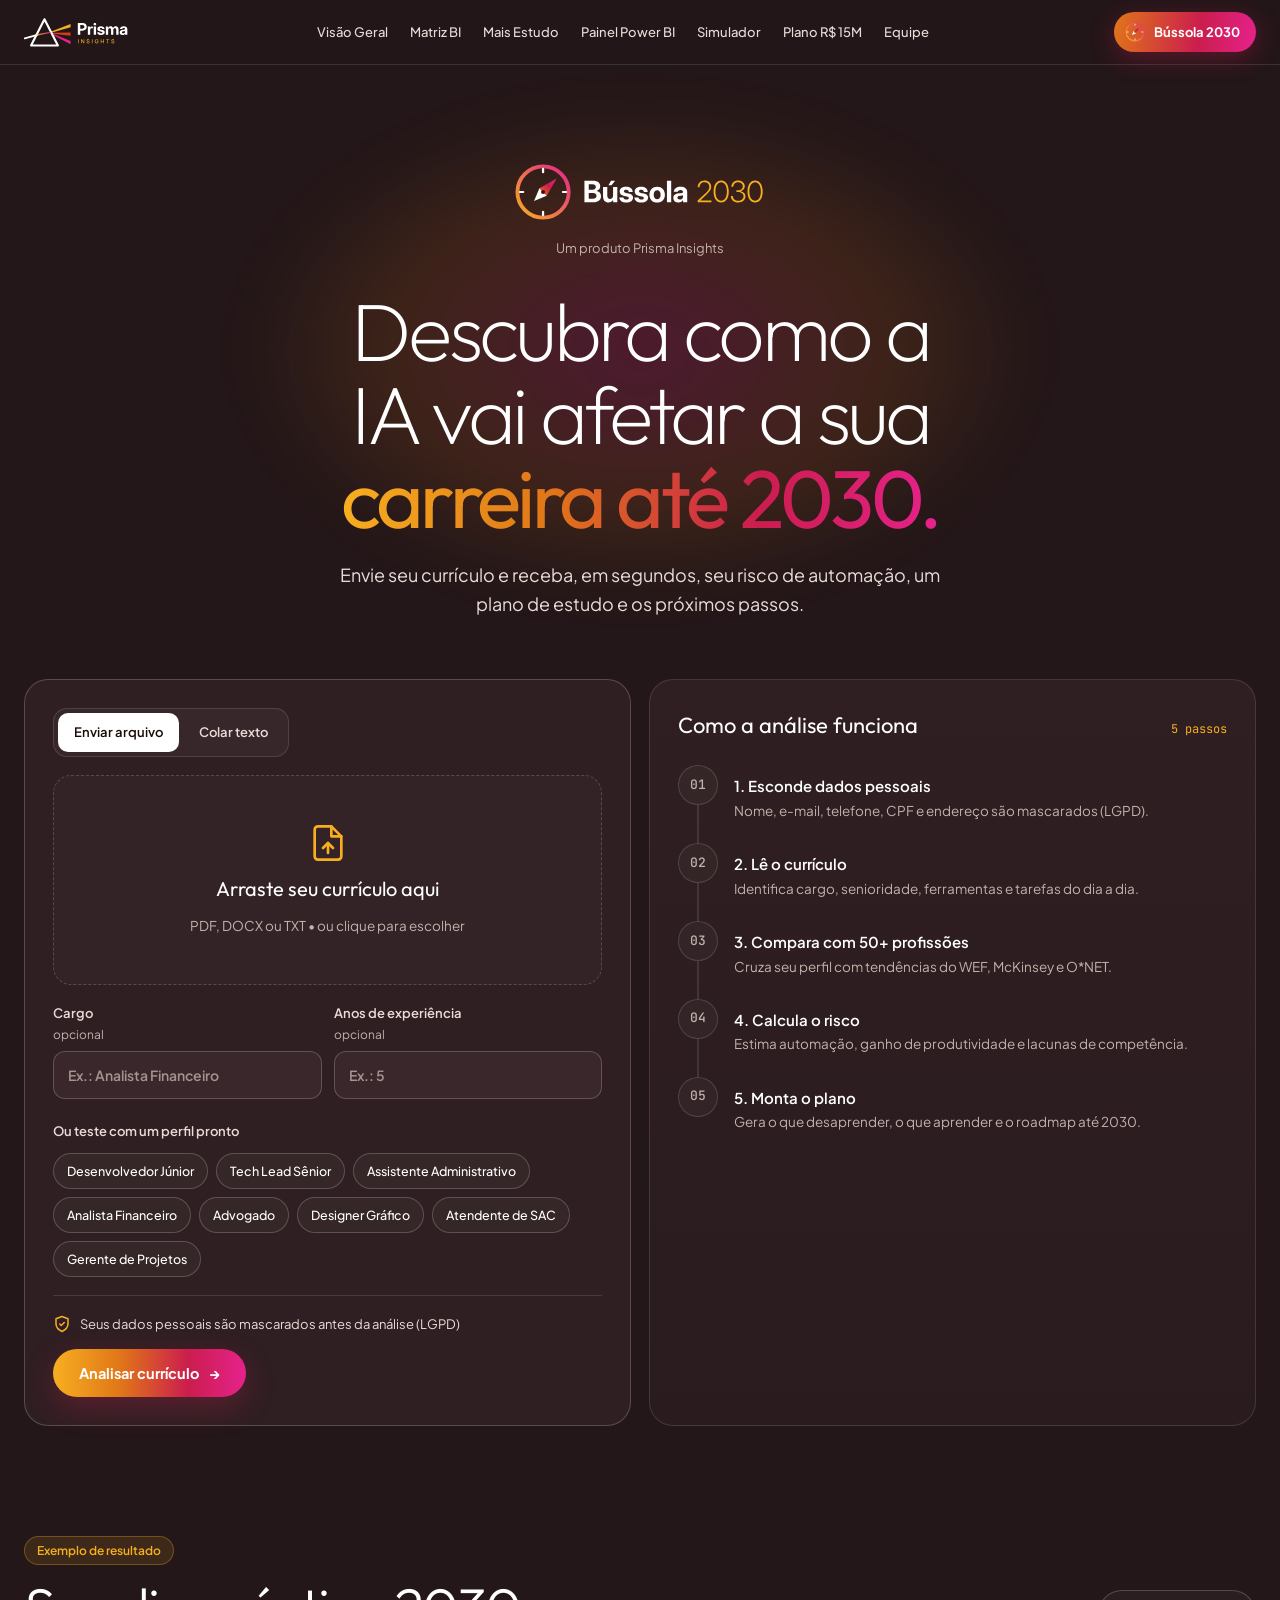
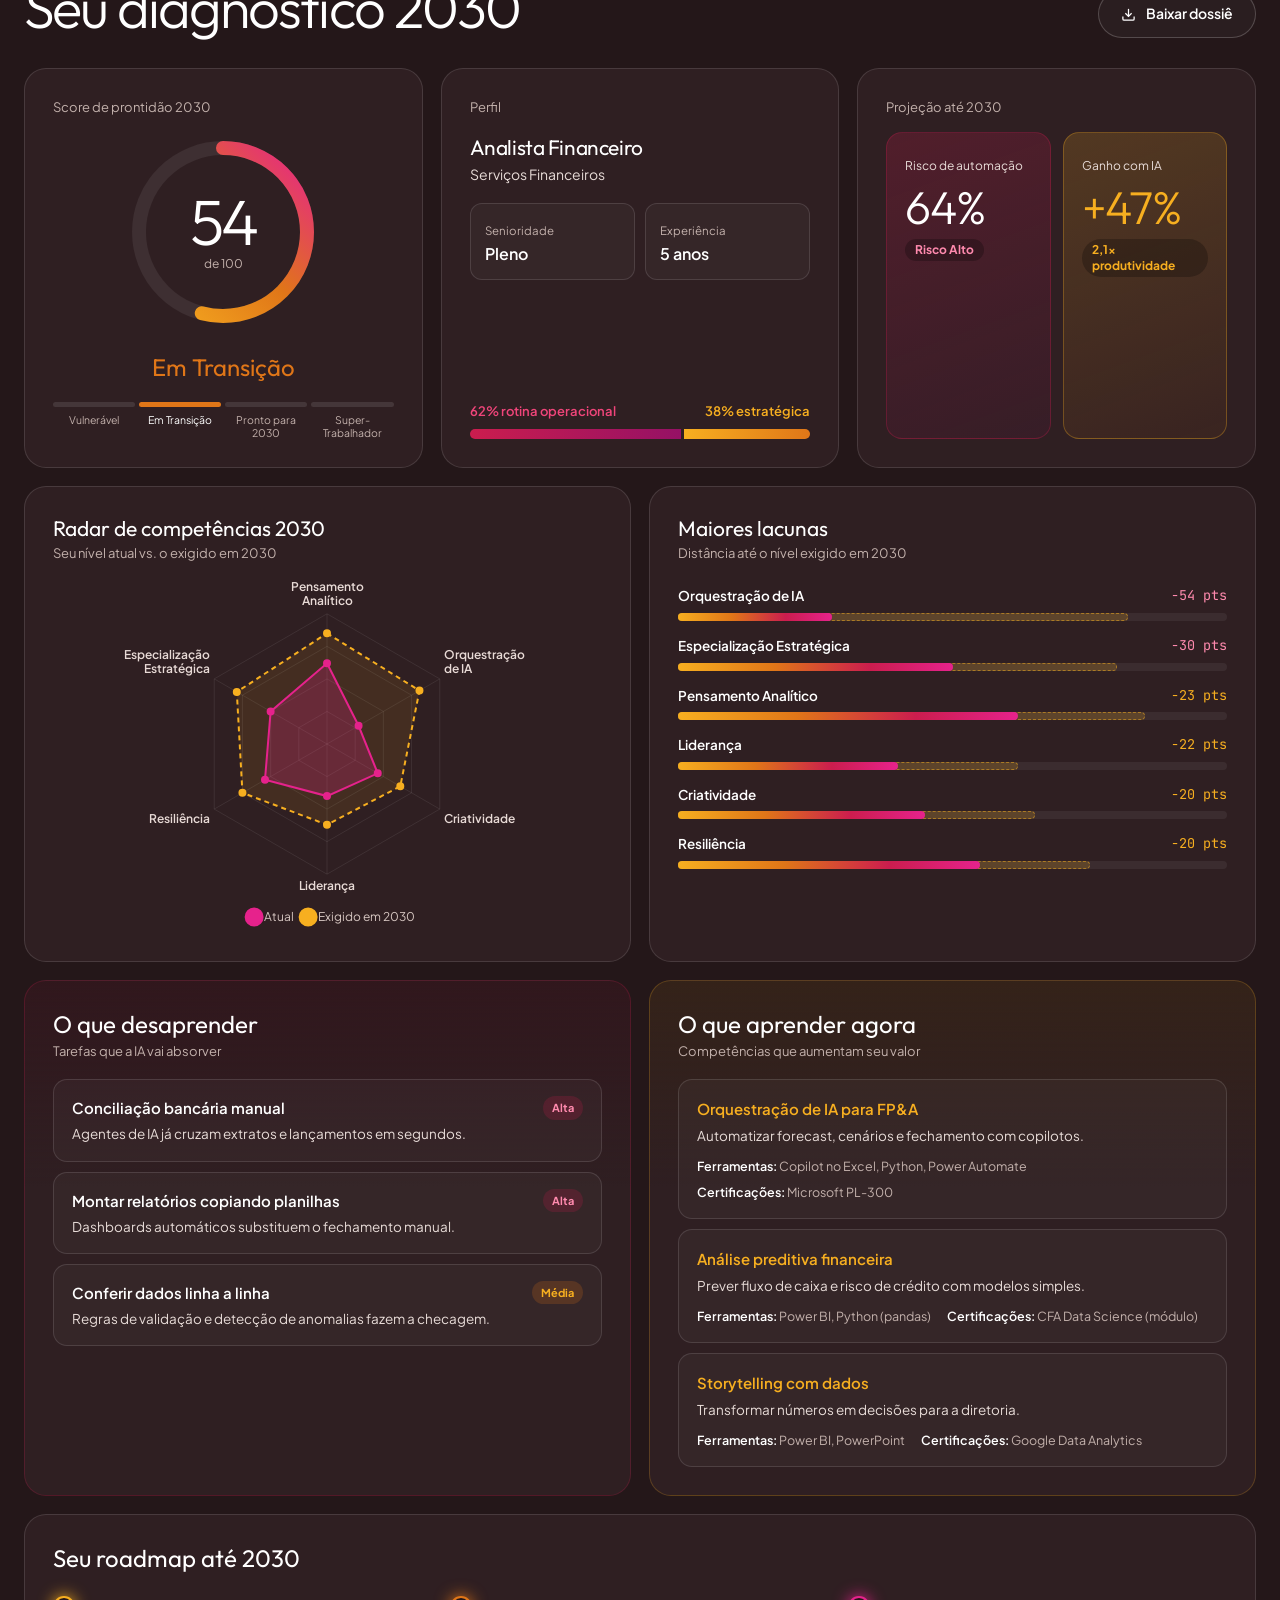
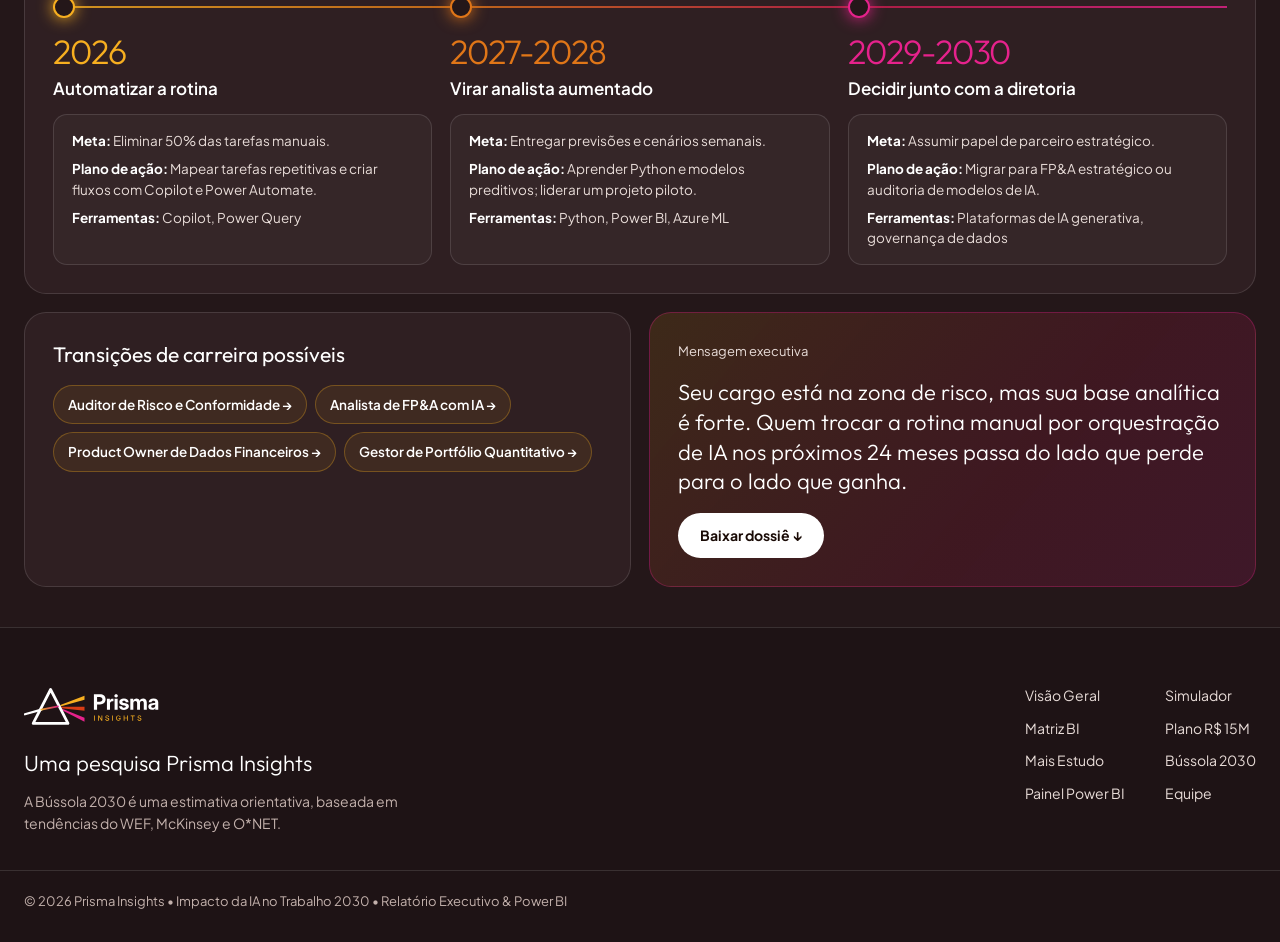
<file: bussola.html>
<!DOCTYPE html>
<html lang="pt-BR">
<head>
<meta charset="utf-8">
<meta name="viewport" content="width=device-width, initial-scale=1">
<title>Bússola 2030 • Prisma Insights</title>
<meta name="description" content="Bússola 2030: envie seu currículo e descubra seu risco de automação até 2030, o que aprender e os próximos passos.">
<meta name="theme-color" content="#241719">
<link rel="icon" type="image/svg+xml" href="assets/logos/bussola-2030_icone_colorido.svg">
<link rel="preconnect" href="https://fonts.googleapis.com">
<link rel="preconnect" href="https://fonts.gstatic.com" crossorigin>
<link rel="stylesheet" href="https://fonts.googleapis.com/css2?family=Outfit:wght@200;300;400;500;600&amp;family=Plus+Jakarta+Sans:wght@400;500;600;700&amp;family=JetBrains+Mono:wght@400;500&amp;display=swap">
<link rel="stylesheet" href="css/site.css?v=3">
<link rel="stylesheet" href="css/bussola.css?v=3">
</head>
<body>

<!-- HEADER (mesmo da landing, sem Engenharia & SQL) -->
<header id="siteHeader" class="site-header">
  <div class="site-header__inner">
    <a class="site-header__logo" href="index.html#visao-geral"><img src="assets/logos/prisma-insights_horizontal_branco.svg" alt="Prisma Insights — início" width="150" height="34"></a>
    <nav class="site-nav" aria-label="Seções do site">
      <ul>
        <li><a href="index.html#visao-geral">Visão Geral</a></li>
        <li><a href="index.html#analise-bi">Matriz BI</a></li>
        <li><a href="index.html#painel-degree-escalation" title="Degree Escalation">Mais Estudo</a></li>
        <li><a href="index.html#painel-powerbi">Painel Power BI</a></li>
        <li><a href="index.html#simulador-carreira">Simulador</a></li>
        <li><a href="index.html#plano-orcamento-15m">Plano R$ 15M</a></li>
        <li><a href="index.html#equipe">Equipe</a></li>
      </ul>
    </nav>
    <div class="site-header__actions">
      <a class="btn-bussola" href="#bussola" aria-current="page">
        <img src="assets/logos/bussola-2030_icone_branco.svg" alt="">
        <span>Bússola 2030</span>
      </a>
    </div>
  </div>
</header>

<main id="bussola">

<!-- 8a. HERO -->
<section class="b-hero">
  <div class="b-hero__glow" aria-hidden="true"></div>
  <div class="b-hero__inner">
    <img class="b-hero__logo" src="assets/logos/bussola-2030_horizontal_branco.svg" alt="Bússola 2030" width="228" height="64">
    <span class="b-hero__by">Um produto Prisma Insights</span>
    <h1>Descubra como a IA vai afetar a sua <span class="grad-text">carreira até 2030.</span></h1>
    <p>Envie seu currículo e receba, em segundos, seu risco de automação, um plano de estudo e os próximos passos.</p>
  </div>
</section>

<!-- 8b. ENTRADA -->
<section class="b-wrap" aria-label="Enviar currículo">
  <div class="b-input-grid">
    <form id="bForm" class="b-card" novalidate>
      <div class="b-tabs" role="tablist" aria-label="Forma de envio">
        <button type="button" class="b-tab" role="tab" id="tabUpload" aria-selected="true" aria-controls="panelUpload">Enviar arquivo</button>
        <button type="button" class="b-tab" role="tab" id="tabText" aria-selected="false" aria-controls="panelText" tabindex="-1">Colar texto</button>
      </div>

      <div id="panelUpload" role="tabpanel" aria-labelledby="tabUpload">
        <div id="dropzone" class="b-drop" role="button" tabindex="0" aria-describedby="dropHint">
          <svg width="40" height="40" viewBox="0 0 24 24" fill="none" stroke="#F7AF20" stroke-width="1.6" stroke-linecap="round" stroke-linejoin="round" aria-hidden="true"><path d="M14 2H6a2 2 0 0 0-2 2v16a2 2 0 0 0 2 2h12a2 2 0 0 0 2-2V8z"></path><polyline points="14 2 14 8 20 8"></polyline><line x1="12" y1="18" x2="12" y2="12"></line><polyline points="9 15 12 12 15 15"></polyline></svg>
          <span id="dropTitle" class="b-drop__title">Arraste seu currículo aqui</span>
          <span id="dropHint" class="b-drop__hint">PDF, DOCX ou TXT • ou clique para escolher</span>
        </div>
        <input id="fileInput" type="file" accept=".pdf,.docx,.txt,application/pdf,application/vnd.openxmlformats-officedocument.wordprocessingml.document,text/plain" hidden>
      </div>
      <div id="panelText" role="tabpanel" aria-labelledby="tabText" hidden>
        <label for="resumeText" class="sr-only">Texto do currículo</label>
        <textarea id="resumeText" class="b-textarea" placeholder="Cole aqui o texto do seu currículo: experiências, cargos, ferramentas e responsabilidades…"></textarea>
      </div>

      <div class="b-fields">
        <label class="b-field">Cargo <small>opcional</small>
          <input id="inCargo" type="text" placeholder="Ex.: Analista Financeiro" autocomplete="organization-title">
        </label>
        <label class="b-field">Anos de experiência <small>opcional</small>
          <input id="inAnos" type="number" min="0" max="50" placeholder="Ex.: 5" inputmode="numeric">
        </label>
      </div>

      <div>
        <span class="b-presets__label" id="presetsLabel">Ou teste com um perfil pronto</span>
        <div id="presetList" class="b-presets__list" role="group" aria-labelledby="presetsLabel"></div>
      </div>

      <div class="b-submit">
        <span class="b-lgpd">
          <svg width="18" height="18" viewBox="0 0 24 24" fill="none" stroke="#F7AF20" stroke-width="2" stroke-linecap="round" stroke-linejoin="round" aria-hidden="true"><path d="M12 22s8-4 8-10V5l-8-3-8 3v7c0 6 8 10 8 10z"></path><polyline points="9 12 11 14 15 10"></polyline></svg>
          Seus dados pessoais são mascarados antes da análise (LGPD)
        </span>
        <button id="btnAnalyze" type="submit" class="btn b-analyze"><span id="btnAnalyzeLabel">Analisar currículo</span> <span aria-hidden="true">→</span></button>
      </div>
      <p id="analyzeError" class="b-error" role="alert" hidden></p>
    </form>

    <div class="b-pipe">
      <div class="b-pipe__head">
        <h3>Como a análise funciona</h3>
        <span id="stepLabel" class="b-pipe__count" aria-live="polite">5 passos</span>
      </div>
      <ol id="stepList" class="b-steps"></ol>
    </div>
  </div>
</section>

<!-- 8c. RESULTADO -->
<section id="resultado" class="b-result" aria-live="polite">
  <div class="b-result__head">
    <div>
      <span id="sampleBadge" class="b-sample">Exemplo de resultado</span>
      <h2>Seu diagnóstico 2030</h2>
    </div>
    <button type="button" class="btn btn--ghost" data-action="download">
      <svg width="15" height="15" viewBox="0 0 24 24" fill="none" stroke="currentColor" stroke-width="2" aria-hidden="true"><path d="M21 15v4a2 2 0 0 1-2 2H5a2 2 0 0 1-2-2v-4"></path><polyline points="7 10 12 15 17 10"></polyline><line x1="12" y1="15" x2="12" y2="3"></line></svg>Baixar dossiê
    </button>
  </div>

  <div class="b-grid-3">
    <div class="b-panel b-score">
      <span class="b-panel__label">Score de prontidão 2030</span>
      <div class="b-gauge">
        <svg viewBox="0 0 200 200" aria-hidden="true">
          <defs><linearGradient id="gaugeG" x1="0" y1="0" x2="1" y2="1"><stop offset="0" stop-color="#F7AF20"></stop><stop offset=".5" stop-color="#E07618"></stop><stop offset="1" stop-color="#E6228C"></stop></linearGradient></defs>
          <circle cx="100" cy="100" r="84" fill="none" stroke="rgba(255,255,255,0.07)" stroke-width="14"></circle>
          <circle id="gaugeArc" class="b-gauge__arc" cx="100" cy="100" r="84" fill="none" stroke="url(#gaugeG)" stroke-width="14" stroke-linecap="round" stroke-dasharray="527.8" stroke-dashoffset="527.8"></circle>
        </svg>
        <div class="b-gauge__center">
          <span id="scoreNum" class="b-gauge__num">—</span>
          <span class="b-gauge__of">de 100</span>
        </div>
      </div>
      <span id="scoreClass" class="b-score__class">—</span>
      <div id="scoreScale" class="b-scale"></div>
    </div>

    <div class="b-panel b-profile">
      <span class="b-panel__label">Perfil</span>
      <div>
        <h3 id="rProfissao" class="b-profile__name">—</h3>
        <span id="rArea" class="b-profile__area"></span>
      </div>
      <div class="b-mini-grid">
        <div class="b-mini"><span>Senioridade</span><strong id="rSenioridade">—</strong></div>
        <div class="b-mini"><span>Experiência</span><strong id="rAnos">—</strong></div>
      </div>
      <div class="b-split">
        <div class="b-split__labels"><span id="rRotina" class="c-loss"></span><span id="rEstrategica" class="c-gold"></span></div>
        <div class="b-split__bar"><span id="rRotinaBar"></span><span></span></div>
      </div>
    </div>

    <div class="b-panel b-proj">
      <span class="b-panel__label">Projeção até 2030</span>
      <div class="b-proj__grid">
        <div class="b-proj__card b-proj__card--loss">
          <span>Risco de automação</span>
          <span id="rRisco" class="b-proj__num">—</span>
          <span id="rNivel" class="b-proj__pill" style="color: #FF8AAE;"></span>
        </div>
        <div class="b-proj__card b-proj__card--gain">
          <span>Ganho com IA</span>
          <span id="rGanho" class="b-proj__num c-gold">—</span>
          <span id="rMult" class="b-proj__pill c-gold"></span>
        </div>
      </div>
    </div>
  </div>

  <div class="b-grid-2">
    <div class="b-panel">
      <h3>Radar de competências 2030</h3>
      <span class="meta">Seu nível atual vs. o exigido em 2030</span>
      <div class="chart" style="--h: 360px; --h-mobile: .9; margin-top: 10px;"><canvas id="chartRadar" role="img" aria-label="Radar com as 6 competências: nível atual e exigido em 2030"></canvas></div>
    </div>
    <div class="b-panel">
      <h3>Maiores lacunas</h3>
      <span class="meta">Distância até o nível exigido em 2030</span>
      <div id="gapList" class="b-gaps"></div>
    </div>
  </div>

  <div class="b-grid-2">
    <div class="b-panel b-unlearn">
      <h3 class="lg">O que desaprender</h3>
      <span class="meta">Tarefas que a IA vai absorver</span>
      <div id="desaprenderList" class="b-list"></div>
    </div>
    <div class="b-panel b-learn">
      <h3 class="lg">O que aprender agora</h3>
      <span class="meta">Competências que aumentam seu valor</span>
      <div id="aprenderList" class="b-list"></div>
    </div>
  </div>

  <div class="b-panel" style="margin-top: 18px;">
    <h3 class="lg">Seu roadmap até 2030</h3>
    <div class="b-roadmap"><div id="roadmapList" class="b-roadmap__grid"></div></div>
  </div>

  <div class="b-grid-2 b-grid-2--sm">
    <div class="b-panel">
      <h3>Transições de carreira possíveis</h3>
      <div id="transicoesList" class="b-chips"></div>
    </div>
    <div class="b-message">
      <span>Mensagem executiva</span>
      <p id="rMensagem"></p>
      <button type="button" class="btn btn--white" data-action="download">Baixar dossiê ↓</button>
    </div>
  </div>
</section>

</main>

<!-- FOOTER -->
<footer class="site-footer">
  <div class="site-footer__inner">
    <div class="site-footer__brand">
      <img src="assets/logos/prisma-insights_horizontal_branco.svg" alt="Prisma Insights" width="194" height="44">
      <p class="site-footer__title">Uma pesquisa Prisma Insights</p>
      <p class="site-footer__desc">A Bússola 2030 é uma estimativa orientativa, baseada em tendências do WEF, McKinsey e O*NET.</p>
    </div>
    <nav class="site-footer__nav" aria-label="Rodapé">
      <a href="index.html#visao-geral">Visão Geral</a>
      <a href="index.html#simulador-carreira">Simulador</a>
      <a href="index.html#analise-bi">Matriz BI</a>
      <a href="index.html#plano-orcamento-15m">Plano R$ 15M</a>
      <a href="index.html#painel-degree-escalation">Mais Estudo</a>
      <a href="#bussola">Bússola 2030</a>
      <a href="index.html#painel-powerbi">Painel Power BI</a>
      <a href="index.html#equipe">Equipe</a>
    </nav>
  </div>
  <div class="site-footer__copy">© 2026 Prisma Insights • Impacto da IA no Trabalho 2030 • Relatório Executivo &amp; Power BI</div>
</footer>

<script src="vendor/chart.umd.js"></script>
<script src="js/layout.js?v=3"></script>
<script src="js/bussola-presets.js?v=3"></script>
<script src="js/bussola.js?v=3"></script>
</body>
</html>
</file>
<file: css/site.css>
/* ==========================================================================
   Prisma Insights • Impacto da IA no Trabalho 2030 — v2
   Estilos compartilhados (index.html e bussola.html).
   Breakpoints: 1200 (header em 2 linhas) • 760 (tablet/mobile) • 560 (mobile)
   Zoom do navegador e escala do sistema reduzem a largura/altura em px CSS,
   então os mesmos breakpoints cobrem 125%, 150%, 200%...
   ========================================================================== */

:root {
  /* Paleta Power BI */
  --c-gold: #F7AF20; --c-amber: #E07618; --c-terracotta: #D83C15; --c-crimson: #CB1D4E;
  --c-magenta: #E6228C; --c-wine: #951165; --c-maroon: #780D34; --c-espresso: #580704; --c-white: #FFFFFF;

  /* Superfícies */
  --bg: #241719; --bg-2: #2A1B1E; --bg-card: #2F1F22; --bg-card-2: #3A272B;
  --line: rgba(255,255,255,0.12); --line-2: rgba(255,255,255,0.2);

  /* Texto */
  --text: #FFFFFF; --text-2: #E8DCD8; --text-3: #C3B1AC;
  --loss: #F0457A; --loss-2: #FF6B96; --loss-3: #FF8AAE; --magenta-soft: #F27DBD;

  /* Degradês */
  --grad: linear-gradient(90deg, #F7AF20 0%, #E07618 35%, #CB1D4E 70%, #E6228C 100%);
  --grad-gain: linear-gradient(90deg, #F7AF20, #E07618);
  --grad-loss: linear-gradient(90deg, #CB1D4E, #951165);
  --grad-cta: linear-gradient(100deg, #E07618 0%, #CB1D4E 60%, #E6228C 100%);

  /* Fontes */
  --font-display: 'Outfit', system-ui, sans-serif;
  --font-sans: 'Plus Jakarta Sans', system-ui, sans-serif;
  --font-mono: 'JetBrains Mono', ui-monospace, monospace;

  /* Layout (atualizados pelo js/layout.js) */
  --gutter: 24px;
  --header-h: 64px;       /* altura real do header */
  --header-offset: 64px;  /* 0 quando o header deixa de ser fixo (telas muito baixas) */
  --filters-h: 0px;       /* altura da barra de filtros (para o scroll das âncoras) */
  --section-pt: 130px;
}

/* ---------- Reset ---------- */
*, *::before, *::after { box-sizing: border-box; margin: 0; padding: 0; }
html {
  scroll-behavior: smooth;
  scroll-padding-top: calc(var(--header-offset) + 16px);
  -webkit-text-size-adjust: 100%;
  text-size-adjust: 100%;
}
body {
  background: var(--bg); color: var(--text); font-family: var(--font-sans);
  line-height: 1.6; overflow-x: hidden; -webkit-font-smoothing: antialiased;
}
img, svg, video, canvas { display: block; max-width: 100%; }
a { color: var(--c-gold); text-decoration: none; }
a:hover { color: #FFFFFF; }
button, input, select, textarea { font: inherit; color: inherit; }
button { cursor: pointer; }
select option { background: #3A272B; color: #FFFFFF; }
textarea::placeholder, input::placeholder { color: #A6938E; }
::selection { background: rgba(230,34,140,.35); }
strong { font-weight: 700; }
:focus-visible { outline: 2px solid var(--c-gold); outline-offset: 2px; }
.sr-only { position: absolute; width: 1px; height: 1px; padding: 0; margin: -1px; overflow: hidden; clip: rect(0 0 0 0); white-space: nowrap; border: 0; }

@keyframes glowBreath { 0%,100% { opacity: .85; transform: translateX(-50%) scale(1); } 50% { opacity: 1; transform: translateX(-50%) scale(1.04); } }
@keyframes auroraDrift { 0%,100% { transform: translate(-50%,0) rotate(0); } 50% { transform: translate(-48%,-14px) rotate(4deg); } }
@keyframes pulseDot { 0%,100% { opacity: 1; } 50% { opacity: .35; } }
@keyframes spin { to { transform: rotate(360deg); } }

/* ---------- Utilitários ---------- */
.grad-text { background: var(--grad); -webkit-background-clip: text; background-clip: text; color: transparent; }
.grad-gain-text { background: var(--grad-gain); -webkit-background-clip: text; background-clip: text; color: transparent; }
.c-gold { color: var(--c-gold); } .c-amber { color: var(--c-amber); } .c-loss { color: var(--loss); }
.c-white { color: #FFFFFF; } .c-muted { color: var(--text-3); } .c-magenta { color: var(--magenta-soft); }
.b { font-weight: 700; }
.mono-label { font-family: var(--font-mono); font-size: 11px; letter-spacing: .1em; text-transform: uppercase; }
.grid-auto { display: grid; gap: 18px; grid-template-columns: repeat(auto-fit, minmax(min(100%, var(--min, 280px)), 1fr)); }
.flex-row { display: flex; flex-wrap: wrap; gap: 18px; }
.flex-2 { flex: 2 1 min(100%, 560px); min-width: 0; }
.flex-1 { flex: 1 1 min(100%, 340px); min-width: 0; }
.mt-18 { margin-top: 18px; }

/* ---------- Header ---------- */
.site-header {
  position: fixed; top: 0; left: 0; right: 0; z-index: 100;
  background: rgba(36,23,25,0.86);
  -webkit-backdrop-filter: blur(18px); backdrop-filter: blur(18px);
  border-bottom: 1px solid var(--line);
}
.site-header__inner {
  max-width: 1400px; margin: 0 auto; padding: 12px var(--gutter);
  display: flex; flex-wrap: wrap; align-items: center; justify-content: space-between; gap: 8px 20px;
}
.site-header__logo { order: 1; flex-shrink: 0; display: flex; align-items: center; }
.site-header__logo img { height: 34px; width: auto; }
.site-nav {
  order: 2; flex: 1 1 0; min-width: 0; overflow-x: auto; scrollbar-width: none;
  -webkit-mask-image: none; mask-image: none;
}
.site-nav::-webkit-scrollbar { display: none; }
.site-nav ul {
  list-style: none; display: flex; align-items: center; justify-content: center;
  white-space: nowrap; min-width: max-content; margin: 0 auto;
}
.site-nav a, .site-nav button {
  display: block; padding: 8px 11px; border-radius: 999px; border: 0; background: transparent;
  font-family: var(--font-sans); font-size: 13px; font-weight: 500; line-height: 1.6; color: var(--text-2);
  transition: color .2s, background-color .2s;
}
.site-nav a:hover, .site-nav button:hover { color: #FFFFFF; background: rgba(255,255,255,0.06); }
.site-nav a.is-active { color: #FFFFFF; background: rgba(247,175,32,0.12); }
.site-header__actions { order: 3; display: flex; align-items: center; gap: 8px; flex-shrink: 0; white-space: nowrap; }
.btn-bussola {
  display: inline-flex; align-items: center; gap: 8px; padding: 9px 16px 9px 10px; border-radius: 999px;
  background: var(--grad-cta); color: #FFFFFF; font-size: 13px; font-weight: 700; line-height: 1.6;
  box-shadow: 0 6px 24px rgba(203,29,78,0.35); transition: filter .2s;
}
.btn-bussola:hover { color: #FFFFFF; filter: brightness(1.1); }
.btn-bussola img { width: 22px; height: 22px; }

@media (max-width: 1199px) {
  .site-nav { order: 4; flex-basis: 100%; }
}
@media (max-width: 559px) {
  .site-header__inner { padding-top: 10px; padding-bottom: 8px; }
  .site-header__logo img { height: 28px; }
  .btn-bussola { padding: 7px 13px 7px 8px; font-size: 12.5px; }
  .btn-bussola img { width: 20px; height: 20px; }
}

/* ---------- Seções e tipografia ---------- */
main { position: relative; overflow-x: clip; }
.section { position: relative; max-width: 1280px; margin: 0 auto; padding: var(--section-pt) var(--gutter) 20px; }
.section-head { display: flex; flex-wrap: wrap; justify-content: space-between; align-items: flex-end; gap: 20px 40px; margin-bottom: 40px; }
.section-head__title { max-width: 760px; min-width: 0; }
.section-head__aside { max-width: 420px; font-size: 16px; color: var(--text-2); line-height: 1.6; text-wrap: pretty; }
.section-head--stack { display: block; max-width: 860px; }
.section-head--center { display: block; text-align: center; max-width: 860px; margin: 0 auto 40px; }
.h2 {
  font-family: var(--font-display); font-weight: 300; font-size: clamp(36px, 5vw, 60px);
  line-height: 1.04; letter-spacing: -0.035em; text-wrap: balance; overflow-wrap: break-word;
}
.h2 .muted { color: var(--text-3); }
.h2--xl { font-size: clamp(36px, 5vw, 64px); }
.h3 { font-family: var(--font-display); font-weight: 400; font-size: 21px; letter-spacing: -0.01em; line-height: 1.3; }
.h4 { font-family: var(--font-display); font-weight: 400; font-size: 21px; line-height: 1.2; }
.lead { font-size: 17px; color: var(--text-2); line-height: 1.65; margin-top: 18px; text-wrap: pretty; }
.meta { display: block; font-size: 13px; color: var(--text-3); }
.body-sm { font-size: 14px; color: var(--text-2); line-height: 1.55; }

/* Linhas curvas finas atrás dos títulos */
.section-lines { position: absolute; left: -10%; width: 120%; pointer-events: none; overflow: visible; }

/* ---------- Cards ---------- */
.card { min-width: 0; padding: 28px; border-radius: 22px; background: var(--bg-card); border: 1px solid var(--line); }
.card--flex { display: flex; flex-direction: column; }
.card--accent { border-top: 2px solid var(--accent, var(--c-gold)); padding: 26px; }
.card-head { display: flex; flex-wrap: wrap; justify-content: space-between; align-items: flex-start; gap: 12px; margin-bottom: 20px; }
.card-head > div { min-width: 0; }
.tag {
  flex-shrink: 0; font-family: var(--font-mono); font-size: 10.5px; letter-spacing: .06em; text-transform: uppercase;
  padding: 5px 10px; border-radius: 999px; border: 1px solid var(--line-2); color: var(--text-2); line-height: 1.4;
}
.keynote {
  margin-top: 18px; padding: 14px 18px; border-radius: 14px; background: rgba(247,175,32,0.06);
  border: 1px solid rgba(247,175,32,0.16); display: flex; gap: 12px; align-items: flex-start;
}
.keynote__label { flex-shrink: 0; font-family: var(--font-mono); font-size: 10.5px; letter-spacing: .1em; text-transform: uppercase; color: var(--c-gold); padding-top: 3px; }
.keynote p { font-size: 14px; color: var(--text-2); line-height: 1.55; min-width: 0; }
.keynote strong { color: #FFFFFF; }

.chart { position: relative; height: var(--h, 320px); }
.chart canvas { max-width: 100%; }

.stat-big { display: block; font-family: var(--font-display); font-weight: 300; letter-spacing: -0.035em; line-height: 1.1; }

/* ---------- Botões ---------- */
.btn {
  display: inline-flex; align-items: center; justify-content: center; gap: 10px; border-radius: 999px;
  font-family: var(--font-sans); font-weight: 700; line-height: 1.4; border: 0; transition: filter .2s, background-color .2s;
}
.btn--grad {
  padding: 15px 30px; background: var(--grad); color: #FFFFFF; font-size: 14px; letter-spacing: .04em; text-transform: uppercase;
  box-shadow: 0 10px 34px rgba(224,118,24,0.3);
}
.btn--grad:hover { color: #FFFFFF; filter: brightness(1.1); }
.btn--white { padding: 13px 22px; background: #FFFFFF; color: #1A0B06; font-size: 14px; }
.btn--white:hover { color: #1A0B06; filter: brightness(.95); }
.btn--ghost {
  padding: 13px 22px; border: 1px solid var(--line-2); background: rgba(255,255,255,0.03); color: #FFFFFF; font-size: 14px; font-weight: 600;
}
.btn--ghost:hover { color: #FFFFFF; background: rgba(255,255,255,0.08); }
.btn[disabled] { opacity: .6; cursor: progress; }

/* ---------- Footer ---------- */
.site-footer { position: relative; border-top: 1px solid var(--line); background: #1E1315; overflow: hidden; }
.site-footer::before {
  content: ""; position: absolute; left: 50%; top: -1px; transform: translateX(-50%);
  width: 60%; height: 1px; background: var(--grad);
}
.site-footer__inner {
  max-width: 1280px; margin: 0 auto; padding: 56px var(--gutter) 36px;
  display: flex; flex-wrap: wrap; justify-content: space-between; gap: 32px 60px;
}
.site-footer__brand { flex: 1 1 min(100%, 320px); max-width: 420px; }
.site-footer__brand img { height: 44px; width: auto; }
.site-footer__title { font-family: var(--font-display); font-weight: 300; font-size: 22px; margin-top: 18px; }
.site-footer__desc { font-size: 14px; color: var(--text-3); margin-top: 8px; line-height: 1.6; }
.site-footer__nav {
  display: grid; grid-template-columns: repeat(2, minmax(0, max-content)); gap: 10px clamp(24px, 5vw, 40px);
  font-size: 14px; align-content: start;
}
.site-footer__nav a { color: var(--text-2); }
.site-footer__nav a:hover { color: #FFFFFF; }
.site-footer__copy { max-width: 1280px; margin: 0 auto; padding: 20px var(--gutter) 30px; border-top: 1px solid var(--line); font-size: 13px; color: var(--text-3); }

/* ---------- Responsivo global ---------- */
@media (max-width: 759px) {
  :root { --gutter: 16px; --section-pt: 96px; }
  .section-head { margin-bottom: 28px; }
  .card { padding: 22px 20px; }
  .card--accent { padding: 22px 20px; }
  .keynote { flex-direction: column; gap: 6px; padding: 14px 16px; }
  .keynote__label { padding-top: 0; }
  .lead { font-size: 16px; }
}
@media (max-width: 559px) {
  :root { --section-pt: 84px; }
  .chart { height: calc(var(--h, 320px) * var(--h-mobile, .9)); }
}

/* Telas muito baixas (ex.: notebook com zoom 200%+ ou celular deitado):
   o header deixa de ser fixo para não cobrir o conteúdo. */
@media (max-height: 520px) {
  .site-header { position: absolute; }
}

/* ---------- Movimento reduzido ---------- */
@media (prefers-reduced-motion: reduce) {
  html { scroll-behavior: auto; }
  *, *::before, *::after { animation-duration: .001ms !important; animation-iteration-count: 1 !important; transition-duration: .001ms !important; }
}
</file>
<file: css/landing.css>
/* ==========================================================================
   Landing page (index.html) — seções 0–7, 9, 10 + modal Engenharia & SQL
   ========================================================================== */

/* ---------- 1. Hero ---------- */
.hero { position: relative; padding: 150px var(--gutter) 40px; text-align: center; isolation: isolate; }
.hero__glow { position: absolute; inset: 0; z-index: 0; pointer-events: none; overflow: hidden; }
.hero__aurora {
  position: absolute; left: 50%; top: -6%; width: 1100px; height: 700px; border-radius: 50%;
  background: radial-gradient(closest-side, rgba(224,118,24,0.30), rgba(203,29,78,0.16) 55%, transparent 80%);
  filter: blur(30px); animation: auroraDrift 14s ease-in-out infinite; transform: translate(-50%, 0);
}
.hero__arc {
  position: absolute; left: 50%; top: 520px; width: 1700px; height: 1700px; border-radius: 50%; background: var(--bg);
  box-shadow: 0 -1px 0 rgba(247,175,32,0.95), 0 -18px 50px rgba(224,118,24,0.55), 0 -70px 160px rgba(203,29,78,0.42), 0 -140px 260px rgba(230,34,140,0.18);
  animation: glowBreath 9s ease-in-out infinite; transform: translateX(-50%);
}
.hero__fade { position: absolute; inset: 0; background: linear-gradient(180deg, transparent 70%, var(--bg) 100%); }
.hero__inner { position: relative; z-index: 2; max-width: 1180px; margin: 0 auto; }
.hero__title {
  font-family: var(--font-display); font-weight: 200; font-size: clamp(48px, 8vw, 104px);
  line-height: .98; letter-spacing: -0.045em; text-wrap: balance;
}
.hero__title .grad-text { font-weight: 400; }
.hero__sub {
  font-family: var(--font-display); font-weight: 300; font-size: clamp(22px, 2.6vw, 32px); line-height: 1.25;
  margin: 26px auto 0; max-width: 820px; text-wrap: balance;
}
.hero__support { font-size: 17px; color: var(--text-2); max-width: 760px; margin: 22px auto 0; line-height: 1.65; text-wrap: pretty; }
.hero__support strong { color: #FFFFFF; }

.kpi-grid { display: grid; grid-template-columns: repeat(auto-fit, minmax(min(100%, 230px), 1fr)); gap: 16px; margin-top: 60px; text-align: left; }
.kpi {
  position: relative; padding: 26px 26px 24px; border-radius: 22px; background: var(--bg-card);
  border: 1px solid var(--line); overflow: hidden; container-type: inline-size; min-width: 0;
}
.kpi--hot {
  background: linear-gradient(155deg, #D83C15 0%, #CB1D4E 55%, #951165 100%);
  border-color: transparent; box-shadow: 0 24px 60px rgba(203,29,78,0.28);
}
.kpi__label { font-family: var(--font-mono); font-size: 11px; letter-spacing: .1em; text-transform: uppercase; color: var(--text-3); }
.kpi--hot .kpi__label { color: rgba(255,255,255,0.85); }
.kpi__value {
  display: block; font-family: var(--font-display); font-weight: 300; font-size: 54px; font-size: min(54px, 23cqi);
  letter-spacing: -0.04em; line-height: 1; margin-top: 22px; white-space: nowrap;
}
.kpi__caption { display: block; margin-top: 12px; font-size: 14px; font-weight: 600; color: #FFFFFF; }

.chips { display: flex; flex-wrap: wrap; justify-content: center; gap: 10px; margin-top: 28px; }
.chip {
  display: inline-flex; align-items: center; gap: 8px; padding: 8px 16px; border-radius: 999px; border: 1px solid var(--line-2);
  background: rgba(255,255,255,0.03); font-size: 13px; color: var(--text-2); line-height: 1.4; text-align: left;
}
.chip__dot { flex-shrink: 0; width: 7px; height: 7px; border-radius: 50%; background: var(--dot, var(--c-gold)); }

/* ---------- Barra de filtros (sticky só dentro de #filterScope) ---------- */
#filterScope { position: relative; }
.filters { position: sticky; top: calc(var(--header-offset) + 8px); z-index: 60; max-width: 1280px; margin: 24px auto 0; padding: 0 var(--gutter); }
.filters__card {
  display: flex; flex-direction: column; gap: 10px; padding: 12px 16px; border-radius: 16px;
  background: rgba(47,31,34,0.94); -webkit-backdrop-filter: blur(18px); backdrop-filter: blur(18px);
  border: 1px solid var(--line-2); box-shadow: 0 12px 32px rgba(0,0,0,0.35);
}
.filters__toggle {
  display: none; width: 100%; align-items: center; gap: 8px; padding: 6px 4px; border: 0; background: transparent;
  color: #FFFFFF; font-size: 14px; font-weight: 600; text-align: left;
}
.filters__badge {
  display: none; min-width: 20px; height: 20px; padding: 0 6px; border-radius: 999px; background: #F7AF20; color: #1A0B06;
  font-size: 11.5px; font-weight: 700; align-items: center; justify-content: center; line-height: 1;
}
.filters__badge.is-on { display: inline-flex; }
.filters__chevron { margin-left: auto; color: var(--text-3); font-size: 12px; transition: transform .2s; }
.filters.is-open .filters__chevron { transform: rotate(180deg); }
.filters__panel { display: grid; grid-template-columns: auto repeat(4, minmax(0, 1fr)) auto; align-items: end; gap: 10px 12px; }
.filters__title {
  display: flex; align-items: center; gap: 8px; padding-bottom: 9px; font-family: var(--font-mono); font-size: 11px;
  letter-spacing: .1em; text-transform: uppercase; color: var(--c-gold); white-space: nowrap;
}
.filters__field {
  display: flex; flex-direction: column; gap: 4px; min-width: 0; font-size: 10.5px; font-weight: 600; color: var(--text-3);
  text-transform: uppercase; letter-spacing: .06em;
}
.filters__field select {
  width: 100%; min-width: 0; background: var(--bg-card-2); color: #FFFFFF; border: 1px solid var(--line-2); border-radius: 10px;
  padding: 8px 10px; font-size: 13px; font-weight: 500; text-transform: none; letter-spacing: 0; cursor: pointer; text-overflow: ellipsis;
}
.filters__reset {
  height: 36px; padding: 0 14px; border-radius: 10px; border: 1px solid var(--line-2); background: transparent; color: #FFFFFF;
  font-size: 13px; font-weight: 600; white-space: nowrap; transition: background-color .2s;
}
.filters__reset:hover { background: rgba(255,255,255,0.07); }
/* Âncoras dentro do escopo dos filtros descontam a barra fixa */
#filterScope section[id] { scroll-margin-top: calc(var(--filters-h) + 8px); }

@media (max-width: 1023px) and (min-width: 760px) {
  .filters__panel { grid-template-columns: repeat(4, minmax(0, 1fr)) auto; }
  .filters__title { display: none; }
}
@media (max-width: 759px) {
  .filters { padding: 0 12px; }
  .filters__card { padding: 8px 12px; }
  .filters__toggle { display: flex; }
  .filters__panel { display: none; grid-template-columns: repeat(2, minmax(0, 1fr)); padding-bottom: 4px; }
  .filters.is-open .filters__panel { display: grid; }
  .filters__title { display: none; }
  .filters__reset { grid-column: 1 / -1; }
}
/* Altura útil pequena (zoom alto): a barra não fica presa na tela */
@media (max-height: 520px) {
  .filters { position: relative; top: auto; }
  #filterScope section[id] { scroll-margin-top: 0; }
}

/* ---------- Diagnóstico central ---------- */
.diag-wrap { max-width: 1280px; margin: 36px auto 0; padding: 0 var(--gutter); }
.diag {
  padding: 28px 32px; border-radius: 22px;
  background: linear-gradient(100deg, rgba(247,175,32,0.10) 0%, rgba(203,29,78,0.08) 60%, rgba(149,17,101,0.06) 100%);
  border: 1px solid rgba(247,175,32,0.22);
}
.diag p { font-family: var(--font-display); font-weight: 300; font-size: clamp(20px, 2.2vw, 28px); line-height: 1.3; text-wrap: pretty; }
.diag .hl-loss { color: var(--loss); }
.diag .hl-grad { font-weight: 500; }

/* ---------- 2. Painel saldo ---------- */
.donut-center {
  position: absolute; top: 40%; left: 50%; transform: translate(-50%, -50%); text-align: center; pointer-events: none;
}
.donut-center__num { display: block; font-family: var(--font-display); font-weight: 300; font-size: 40px; letter-spacing: -0.03em; line-height: 1; }
.donut-center__label { font-size: 11px; color: var(--text-3); text-transform: uppercase; letter-spacing: .08em; }
.highlight-card__label { font-family: var(--font-mono); font-size: 11px; letter-spacing: .1em; text-transform: uppercase; color: var(--accent-text, var(--accent)); }
.highlight-card .h4 { margin-top: 14px; }
.highlight-card .stat-big { font-size: 48px; margin-top: 6px; color: var(--accent-text, var(--accent)); }
.highlight-card .stat-big--sm { font-size: 34px; line-height: 1.25; letter-spacing: -0.03em; margin-top: 10px; color: #FFFFFF; }
.highlight-card p { font-size: 14px; color: var(--text-2); margin-top: 8px; line-height: 1.55; }

/* ---------- 3. Matriz BI ---------- */
.zones { display: flex; flex-direction: column; gap: 12px; }
.zone {
  display: flex; flex-wrap: wrap; align-items: center; gap: 16px 32px; padding: 24px 28px; border-radius: 18px;
  border: 1px solid var(--zone-border); background: var(--zone-bg);
}
.zone--gain { --zone-bg: linear-gradient(90deg, #F7AF20 0%, #E07618 38%, rgba(224,118,24,0.18) 72%, var(--bg-card) 100%); --zone-border: rgba(247,175,32,0.3); --zone-ink: #1A0B06; --zone-ink-2: #2A1206; --zone-pill: rgba(255,255,255,0.35); }
.zone--mid  { --zone-bg: linear-gradient(90deg, #E07618 0%, #D83C15 38%, rgba(216,60,21,0.16) 72%, var(--bg-card) 100%); --zone-border: rgba(224,118,24,0.3); --zone-ink: #FFFFFF; --zone-ink-2: #FFFFFF; --zone-pill: rgba(0,0,0,0.22); }
.zone--loss { --zone-bg: linear-gradient(90deg, #CB1D4E 0%, #951165 38%, rgba(149,17,101,0.18) 72%, var(--bg-card) 100%); --zone-border: rgba(203,29,78,0.32); --zone-ink: #FFFFFF; --zone-ink-2: #FFFFFF; --zone-pill: rgba(0,0,0,0.22); }
.zone__intro { flex: 1 1 min(100%, 320px); min-width: 0; }
.zone__title-row { display: flex; align-items: baseline; gap: 12px; flex-wrap: wrap; }
.zone__title { font-family: var(--font-display); font-weight: 500; font-size: 26px; color: var(--zone-ink); letter-spacing: -0.02em; line-height: 1.2; }
.zone__pill { font-family: var(--font-mono); font-size: 12px; font-weight: 500; color: var(--zone-ink); padding: 3px 10px; border-radius: 999px; background: var(--zone-pill); }
.zone__desc { font-size: 14.5px; color: var(--zone-ink-2); margin-top: 6px; font-weight: 500; }
.zone__list { flex: 1 1 min(100%, 340px); min-width: 0; display: flex; flex-direction: column; gap: 6px; font-size: 14px; color: #FFFFFF; }
.zone__row { display: flex; flex-wrap: wrap; justify-content: space-between; gap: 2px 12px; padding-bottom: 6px; border-bottom: 1px solid rgba(255,255,255,0.14); }
.zone__row:last-child { padding-bottom: 0; border-bottom: 0; }
.zone__row strong { font-weight: 600; }
.zone__val { font-weight: 700; white-space: nowrap; color: var(--c-gold); }
.zone__val--loss { color: var(--loss-2); }
.zone__val--muted { color: var(--text-2); font-weight: 500; white-space: normal; }
/* Quando a lista quebra para baixo do título, o degradê passa a ser vertical:
   o título fica sobre a cor e os valores sobre o fundo escuro (contraste). */
@media (max-width: 759px) {
  .zone { padding: 22px 20px; }
  .zone--gain { --zone-bg: linear-gradient(180deg, #F7AF20 0%, #E07618 30%, rgba(224,118,24,0.18) 58%, var(--bg-card) 78%); }
  .zone--mid  { --zone-bg: linear-gradient(180deg, #E07618 0%, #D83C15 30%, rgba(216,60,21,0.16) 58%, var(--bg-card) 78%); }
  .zone--loss { --zone-bg: linear-gradient(180deg, #CB1D4E 0%, #951165 30%, rgba(149,17,101,0.18) 58%, var(--bg-card) 78%); }
}

.rank-title { font-family: var(--font-display); font-weight: 300; font-size: clamp(28px, 3.4vw, 40px); letter-spacing: -0.03em; line-height: 1.1; text-wrap: balance; }
.rank-title .muted { color: var(--text-3); }
.rank-grid { display: grid; grid-template-columns: repeat(auto-fit, minmax(min(100%, 500px), 1fr)); gap: 18px; margin-top: 26px; }
.rank { min-width: 0; padding: 22px; border-radius: 16px; }
.rank--gain { background: linear-gradient(180deg, rgba(247,175,32,0.08), rgba(247,175,32,0.02)); border: 1px solid rgba(247,175,32,0.2); }
.rank--loss { background: linear-gradient(180deg, rgba(203,29,78,0.09), rgba(203,29,78,0.02)); border: 1px solid rgba(203,29,78,0.24); }
.rank__head { display: flex; flex-wrap: wrap; justify-content: space-between; gap: 4px 10px; align-items: baseline; }
.rank__kicker { font-size: 13px; font-weight: 700; text-transform: uppercase; letter-spacing: .06em; }
.rank--gain .rank__kicker { color: var(--c-gold); }
.rank--loss .rank__kicker { color: var(--loss); }
.rank__note { font-size: 12px; color: var(--text-3); }
.rank__desc { font-size: 13.5px; color: var(--text-2); line-height: 1.5; margin: 8px 0 14px; }
.table-scroll { overflow-x: auto; -webkit-overflow-scrolling: touch; }
.rank-table { width: 100%; border-collapse: collapse; font-size: 13.5px; min-width: 440px; }
.rank-table th {
  text-align: left; padding: 9px 8px; font-size: 11px; font-weight: 600; color: var(--text-3); text-transform: uppercase;
  letter-spacing: .06em; border-bottom: 1px solid var(--line-2);
}
.rank-table td { padding: 11px 8px; border-bottom: 1px solid var(--line); }
.rank-table tr:last-child td { border-bottom: 0; }
.rank-table td:first-child { font-weight: 600; }
.rank-table td:nth-child(2) { color: var(--text-2); }
.rank-table th.num, .rank-table td.num { text-align: right; white-space: nowrap; }
.rank--gain td.num-main { color: var(--c-gold); font-weight: 700; }
.rank--gain td.num-sub { color: var(--c-amber); }
.rank--loss td.num-main { color: var(--loss); font-weight: 700; }
.rank--loss td.num-sub { color: #E86FB0; }
/* Mobile: cada linha da tabela vira um cartão (sem rolagem lateral escondendo os números) */
@media (max-width: 559px) {
  .rank { padding: 18px 16px; }
  .rank-table { min-width: 0; }
  .rank-table thead { position: absolute; width: 1px; height: 1px; overflow: hidden; clip: rect(0 0 0 0); }
  .rank-table, .rank-table tbody { display: block; }
  .rank-table tr { display: grid; grid-template-columns: 1fr 1fr; gap: 2px 12px; padding: 12px 0; border-bottom: 1px solid var(--line); }
  .rank-table tr:last-child { border-bottom: 0; padding-bottom: 0; }
  .rank-table td { display: block; padding: 0; border: 0; }
  .rank-table td:first-child { grid-column: 1 / -1; font-size: 14.5px; }
  .rank-table td:nth-child(2) { grid-column: 1 / -1; font-size: 12.5px; color: var(--text-3); margin-bottom: 6px; }
  .rank-table td.num { text-align: left; font-size: 15px; }
  .rank-table td.num::before {
    content: attr(data-label); display: block; font-size: 10.5px; font-weight: 600; letter-spacing: .06em;
    text-transform: uppercase; color: var(--text-3);
  }
}
.rank-diag { margin-top: 22px; padding-top: 20px; border-top: 1px solid var(--line); font-size: 15px; color: var(--text-2); line-height: 1.6; }
.rank-diag .mono-label { color: var(--c-gold); margin-right: 10px; }

/* ---------- 4. Mais estudo ---------- */
.edu-kpi { padding: 24px 26px; border-radius: 20px; background: var(--bg-card); border: 1px solid var(--line); min-width: 0; }
.edu-kpi__label { display: block; font-size: 13px; color: var(--text-3); }
.edu-kpi__value { display: block; font-family: var(--font-display); font-weight: 300; font-size: 52px; letter-spacing: -0.04em; line-height: 1.1; margin-top: 8px; }
.edu-kpi__value--text { font-size: clamp(28px, 3vw, 36px); letter-spacing: -0.03em; line-height: 1.15; margin-top: 14px; }
.edu-kpi__note { font-size: 13.5px; font-weight: 600; }
.treemap { margin-top: 18px; min-height: 340px; }
.treemap > div > div { transition: transform .2s; }
.treemap > div > div:hover { transform: translateY(-2px); }
.lab-card { display: flex; flex-direction: column; justify-content: center; }
.lab-card p { font-size: 14px; color: var(--text-2); line-height: 1.55; margin-top: 8px; }

/* ---------- 5. Simulador ---------- */
.sim {
  position: relative; border-radius: 32px; padding: clamp(22px, 4vw, 52px);
  background: radial-gradient(120% 80% at 100% 0%, rgba(203,29,78,0.22) 0%, transparent 55%), radial-gradient(90% 70% at 0% 100%, rgba(247,175,32,0.14) 0%, transparent 55%), #2A1B1E;
  border: 1px solid var(--line-2); overflow: hidden; box-shadow: 0 40px 100px rgba(0,0,0,0.5);
}
.sim::before { content: ""; position: absolute; top: 0; left: 0; right: 0; height: 2px; background: var(--grad); }
.sim__head {
  display: grid; grid-template-columns: repeat(auto-fit, minmax(min(100%, 340px), 1fr)); align-items: end; gap: 16px 48px;
  padding-bottom: 30px; border-bottom: 1px solid var(--line);
}
.sim__head .h2 .grad-text { font-weight: 400; }
.sim__head p { max-width: 460px; font-size: 16px; color: var(--text-2); line-height: 1.6; justify-self: end; }
.sim__debate {
  margin-top: 30px; display: flex; flex-wrap: wrap; gap: 16px 36px; padding: 24px 28px; border-radius: 18px;
  background: rgba(255,255,255,0.03); border: 1px solid var(--line);
}
.sim__debate > div { flex: 0 1 280px; }
.sim__debate h3 { font-family: var(--font-display); font-weight: 400; font-size: 24px; line-height: 1.2; margin-top: 8px; }
.sim__debate p { flex: 1 1 min(100%, 420px); font-size: 15px; color: var(--text-2); line-height: 1.65; }
.sim__debate strong { color: #FFFFFF; }
.sim__cols { display: grid; grid-template-columns: repeat(auto-fit, minmax(min(100%, 380px), 1fr)); gap: 18px; margin-top: 18px; }
.sim-panel { padding: 28px; border-radius: 20px; background: rgba(255,255,255,0.03); border: 1px solid var(--line); display: flex; flex-direction: column; gap: 18px; min-width: 0; }
.sim-panel--out { background: var(--bg-card); border-color: var(--line-2); gap: 16px; }
.sim-field { display: flex; flex-direction: column; gap: 8px; font-size: 13px; font-weight: 600; color: var(--text-2); min-width: 0; }
.sim-field select, .sim-field input[type="number"] {
  width: 100%; min-width: 0; background: var(--bg-card-2); color: #FFFFFF; border: 1px solid var(--line-2); border-radius: 12px;
  padding: 12px 14px; font-size: 14px; font-weight: 500; cursor: pointer; text-overflow: ellipsis;
}
.sim-field input[type="number"] { padding: 11px 14px; font-family: var(--font-mono); cursor: text; }
.sim-field input[type="range"] { width: 100%; accent-color: #E07618; cursor: pointer; }
.sim-field__hint { font-size: 12px; font-weight: 500; color: var(--text-3); }
.sim-field__top { display: flex; justify-content: space-between; gap: 10px; }
.sim-field__top strong { color: var(--c-gold); font-family: var(--font-mono); }
.sim-premises { padding-top: 18px; border-top: 1px solid var(--line); display: flex; flex-direction: column; gap: 16px; }
.sim-premises__title { font-size: 13px; font-weight: 700; color: #FFFFFF; }
.sim-2col { display: grid; grid-template-columns: repeat(auto-fit, minmax(min(100%, 140px), 1fr)); gap: 12px; }
.sim-out-head { display: flex; flex-wrap: wrap; justify-content: space-between; align-items: center; gap: 10px; }
.sim-pill {
  font-size: 12px; font-weight: 600; padding: 5px 12px; border-radius: 999px; background: rgba(247,175,32,0.1);
  border: 1px solid rgba(247,175,32,0.3); color: var(--c-gold); max-width: 100%;
}
.sim-metrics { display: grid; grid-template-columns: repeat(auto-fit, minmax(min(100%, 170px), 1fr)); gap: 12px; }
.sim-metric { padding: 16px; border-radius: 14px; background: rgba(255,255,255,0.03); border: 1px solid var(--line); min-width: 0; }
.sim-metric__label, .sim-small-label { font-size: 11px; font-weight: 600; text-transform: uppercase; letter-spacing: .06em; color: var(--text-3); }
.sim-metric__value { display: block; font-family: var(--font-display); font-weight: 300; font-size: 30px; letter-spacing: -0.02em; margin-top: 6px; line-height: 1.2; overflow-wrap: anywhere; }
.sim-metric__value--sm { font-size: 26px; }
.sim-bars { display: flex; flex-direction: column; gap: 10px; padding: 16px 18px; border-radius: 14px; background: rgba(255,255,255,0.03); border: 1px solid var(--line); }
.sim-bar { display: grid; grid-template-columns: 60px minmax(0, 1fr) 44px; align-items: center; gap: 10px; font-size: 13px; }
.sim-bar > span { color: var(--text-2); }
.sim-bar__track { height: 8px; border-radius: 99px; background: rgba(255,255,255,0.06); overflow: hidden; }
.sim-bar__fill { height: 100%; width: 0; border-radius: 99px; transition: width .5s; }
.sim-bar__fill--loss { background: var(--grad-loss); }
.sim-bar__fill--gain { background: var(--grad-gain); }
.sim-bar strong { text-align: right; font-family: var(--font-mono); }
.sim-skills { padding: 14px 18px; border-radius: 14px; border: 1px dashed var(--line-2); }
.sim-skills .sim-small-label { color: var(--c-amber); }
.sim-skills__list { display: flex; flex-wrap: wrap; gap: 8px; margin-top: 10px; }
.skill-tag { font-size: 12.5px; font-weight: 600; padding: 6px 12px; border-radius: 999px; background: rgba(224,118,24,0.14); border: 1px solid rgba(224,118,24,0.35); color: #FFFFFF; }
.sim-results { display: grid; grid-template-columns: repeat(auto-fit, minmax(min(100%, 200px), 1fr)); gap: 12px; margin-top: 18px; }
.sim-result { padding: 20px 22px; border-radius: 18px; background: rgba(255,255,255,0.03); border: 1px solid var(--line); min-width: 0; }
.sim-result__label { font-size: 12px; color: var(--text-3); }
.sim-result__value { display: block; font-family: var(--font-display); font-weight: 300; font-size: 32px; letter-spacing: -0.02em; margin-top: 4px; line-height: 1.2; overflow-wrap: anywhere; }
.sim-fund-bar { height: 4px; border-radius: 99px; background: rgba(255,255,255,0.06); margin-top: 8px; overflow: hidden; }
.sim-fund-bar > div { height: 100%; width: 0; background: var(--grad); transition: width .4s; }
.sim-fund-bar.is-over > div { background: var(--loss); }

.cta-bussola {
  margin-top: 18px; display: flex; flex-wrap: wrap; align-items: center; justify-content: space-between; gap: 22px 32px; padding: 28px 32px;
  border-radius: 22px; background: linear-gradient(110deg, rgba(247,175,32,0.12) 0%, rgba(203,29,78,0.18) 55%, rgba(230,34,140,0.18) 100%);
  border: 1px solid rgba(230,34,140,0.32); color: #FFFFFF; transition: border-color .2s;
}
.cta-bussola:hover { color: #FFFFFF; border-color: rgba(247,175,32,0.6); }
.cta-bussola__main { display: flex; flex-wrap: wrap; align-items: center; gap: 18px 28px; flex: 1 1 min(100%, 520px); }
.cta-bussola__main img { height: 46px; width: auto; }
.cta-bussola__main > div { flex: 1 1 min(100%, 300px); }
.cta-bussola h4 { font-family: var(--font-display); font-weight: 400; font-size: 26px; line-height: 1.15; letter-spacing: -0.02em; }
.cta-bussola p { font-size: 15px; color: var(--text-2); margin-top: 4px; }

@media (max-width: 759px) {
  .sim { border-radius: 24px; }

  .sim__debate, .cta-bussola { padding: 22px 20px; }
  .sim-panel { padding: 20px; }
  .sim-metric__value { font-size: 26px; }
  .sim-result__value { font-size: 28px; }
}

/* Cabeçalho do simulador em 1 coluna (tablet/mobile): texto alinhado à esquerda */
@media (max-width: 899px) { .sim__head p { justify-self: start; } }

/* ---------- 6. Plano R$ 15M ---------- */
.plan-intro {
  display: grid; grid-template-columns: repeat(auto-fit, minmax(min(100%, 420px), 1fr)); gap: 18px 40px; padding: 28px 32px; border-radius: 22px;
  background: var(--bg-card); border: 1px solid var(--line); margin-bottom: 30px;
}
.plan-intro p:first-child { font-size: 16px; line-height: 1.7; color: #FFFFFF; }
.plan-intro p:last-child { font-size: 15px; line-height: 1.7; color: var(--text-2); }
.plan-intro strong { color: #FFFFFF; }
.timeline { position: relative; }
.timeline__wave { position: absolute; top: 0; left: 0; width: 100%; height: 80px; pointer-events: none; }
.timeline__grid { position: relative; display: grid; grid-template-columns: repeat(auto-fit, minmax(min(100%, 240px), 1fr)); gap: 18px; padding-top: 28px; }
.phase { display: flex; flex-direction: column; min-width: 0; }
.phase__node {
  width: 22px; height: 22px; border-radius: 50%; background: var(--bg); border: 2px solid var(--node);
  box-shadow: 0 0 18px var(--node-glow); margin: 0 0 22px 26px; flex-shrink: 0;
}
.phase__card { flex: 1; padding: 26px; border-radius: 20px; background: var(--bg-card); border: 1px solid var(--line); }
.phase__tag { font-family: var(--font-mono); font-size: 11px; letter-spacing: .1em; color: var(--phase-text); }
.phase__card .h4 { margin-top: 8px; }
.phase__value { display: block; font-family: var(--font-display); font-weight: 300; font-size: 40px; letter-spacing: -0.03em; margin-top: 14px; color: var(--phase-text); line-height: 1.3; }
.phase__meta { font-size: 13px; color: var(--text-3); }
.phase__card p { font-size: 14px; color: var(--text-2); line-height: 1.55; margin-top: 14px; padding-top: 14px; border-top: 1px solid var(--line); }
.phase__card p strong { color: #FFFFFF; }
.roi { margin-top: 30px; padding: 30px 32px; border-radius: 22px; background: linear-gradient(180deg, #33222A, #2A1B1E); border: 1px solid var(--line-2); }
.roi__label { display: block; text-align: center; font-family: var(--font-mono); font-size: 11px; letter-spacing: .14em; text-transform: uppercase; color: var(--text-3); margin-bottom: 22px; }
.roi__grid { display: grid; grid-template-columns: repeat(auto-fit, minmax(min(100%, 220px), 1fr)); gap: 20px; text-align: center; }
.roi__num { display: block; font-family: var(--font-display); font-weight: 300; font-size: 56px; letter-spacing: -0.04em; line-height: 1; }
.roi__num--text { font-weight: 400; font-size: 26px; letter-spacing: -0.02em; line-height: 1.15; padding-top: 10px; color: var(--c-gold); }
.roi__desc { display: block; margin-top: 8px; font-size: 14px; color: var(--text-2); font-weight: 500; }
.next-steps {
  margin-top: 18px; display: flex; flex-wrap: wrap; gap: 14px 28px; padding: 24px 28px; border-radius: 20px;
  border: 1px solid rgba(247,175,32,0.25); background: rgba(247,175,32,0.05);
}
.next-steps h4 { flex: 0 0 auto; font-family: var(--font-display); font-weight: 400; font-size: 20px; color: var(--c-gold); }
.next-steps p { flex: 1 1 min(100%, 480px); font-size: 15px; color: var(--text-2); line-height: 1.65; }
.next-steps strong { color: #FFFFFF; }
@media (max-width: 559px) {
  .timeline__wave { display: none; }
  .timeline__grid { padding-top: 0; }
  .plan-intro, .roi, .next-steps { padding: 22px 20px; }
}

/* ---------- 7. Vídeo do dashboard ---------- */
.video-frame {
  position: relative; border-radius: 20px; overflow: hidden; aspect-ratio: 16 / 9; background: #1F0E14;
  box-shadow: 0 30px 80px rgba(0,0,0,0.35);
}
/* Player do Vimeo ocupando todo o quadro 16:9 (responsivo) */
.video-frame iframe { position: absolute; inset: 0; width: 100%; height: 100%; border: 0; display: block; }
.download-cta { display: flex; flex-direction: column; align-items: center; gap: 10px; margin-top: 30px; text-align: center; }
.download-cta span { font-size: 13px; color: var(--text-3); }
@media (max-width: 559px) { .btn--grad { padding: 14px 22px; font-size: 13px; } }

/* ---------- 9. Equipe ---------- */
.team-grid { display: grid; grid-template-columns: repeat(auto-fit, minmax(min(100%, 340px), 1fr)); gap: 16px; }
.member {
  display: flex; align-items: center; gap: 18px; padding: 22px; border-radius: 22px; background: var(--bg-card);
  border: 1px solid var(--line); transition: border-color .2s; min-width: 0;
}
.member:hover { border-color: rgba(247,175,32,0.35); }
.member__ring { flex-shrink: 0; width: 76px; height: 76px; border-radius: 50%; padding: 2px; background: var(--grad); }
.member__photo {
  width: 100%; height: 100%; border-radius: 50%; border: 3px solid var(--bg-card); background-color: var(--bg-card-2);
  background-repeat: no-repeat; background-size: var(--photo-size, cover); background-position: var(--photo-pos, center);
}
.member__body { flex: 1; min-width: 0; }
.member__name { font-family: var(--font-display); font-weight: 400; font-size: 21px; line-height: 1.3; }
.member__role { display: block; font-size: 13px; font-weight: 600; color: var(--c-gold); line-height: 1.45; }
.member__sub { display: block; font-size: 12.5px; color: var(--text-3); line-height: 1.45; margin-top: 2px; }
.member__links { display: flex; flex-wrap: wrap; gap: 8px; margin-top: 12px; }
.member__links a {
  display: inline-flex; align-items: center; gap: 6px; padding: 6px 12px; border-radius: 999px; border: 1px solid var(--line-2);
  font-size: 12px; font-weight: 600; color: #FFFFFF; transition: background-color .2s;
}
.member__links a:hover { color: #FFFFFF; background: rgba(255,255,255,0.08); }
@media (max-width: 400px) {
  .member { align-items: flex-start; gap: 14px; padding: 18px; }
  .member__ring { width: 60px; height: 60px; }
}

/* ---------- Modal Engenharia & SQL ---------- */
.code-modal {
  display: none; position: fixed; inset: 0; z-index: 450; background: rgba(8,4,4,0.86);
  -webkit-backdrop-filter: blur(10px); backdrop-filter: blur(10px);
  align-items: center; justify-content: center; padding: 24px; overflow-y: auto;
}
.code-modal.is-open { display: flex; }
.code-modal__card {
  position: relative; width: 100%; max-width: 1160px; max-height: calc(100vh - 48px); max-height: calc(100dvh - 48px); overflow-y: auto;
  border-radius: 26px; background: #2A1B1E; border: 1px solid var(--line-2); padding: clamp(20px, 4vw, 40px); margin: auto;
}
.code-modal__close {
  position: absolute; top: 16px; right: 18px; width: 38px; height: 38px; border-radius: 50%; border: 1px solid var(--line-2);
  background: transparent; color: #FFFFFF; font-size: 18px; line-height: 1;
}
.code-modal__close:hover { background: rgba(255,255,255,0.08); }
.code-modal h2 { font-family: var(--font-display); font-weight: 300; font-size: clamp(26px, 4vw, 44px); letter-spacing: -0.03em; line-height: 1.1; padding-right: 48px; }
.code-modal__intro { font-size: 15px; color: var(--text-2); line-height: 1.6; margin-top: 10px; max-width: 820px; }
.code-grid { display: grid; grid-template-columns: repeat(auto-fit, minmax(min(100%, 440px), 1fr)); gap: 16px; margin-top: 26px; }
.code-box { border-radius: 18px; background: #1C1113; border: 1px solid var(--line); overflow: hidden; min-width: 0; }
.code-box__head { display: flex; justify-content: space-between; align-items: flex-start; gap: 10px; padding: 16px 20px; border-bottom: 1px solid var(--line); }
.code-box__head h3 { font-size: 15px; font-weight: 600; }
.code-box__head span.meta { font-size: 12px; }
.code-box__tag { flex-shrink: 0; font-family: var(--font-mono); font-size: 10.5px; padding: 4px 9px; border-radius: 999px; }
.code-box__body { height: 380px; overflow: auto; padding: 16px 20px; }
.code-box pre { margin: 0; font-family: var(--font-mono); font-size: 12.5px; line-height: 1.65; color: #E8DCD8; white-space: pre; }
.tk-c { color: #B59D97; font-style: italic; } .tk-k { color: #F7AF20; } .tk-f { color: #F08A3C; } .tk-s { color: #F27DBD; } .tk-m { color: #FFFFFF; font-weight: 600; }
@media (max-width: 559px) {
  .code-modal { padding: 10px; }
  .code-modal__card { max-height: calc(100vh - 20px); max-height: calc(100dvh - 20px); border-radius: 20px; }
  .code-box__body { height: 300px; padding: 14px; }
}
@media (max-height: 520px) { .code-box__body { height: 220px; } }
</file>
<file: css/bussola.css>
/* ==========================================================================
   Bússola 2030 (bussola.html) — hero, entrada, pipeline e resultado
   ========================================================================== */

/* ---------- 8a. Hero ---------- */
.b-hero { position: relative; padding: 160px var(--gutter) 60px; text-align: center; isolation: isolate; overflow: hidden; }
.b-hero__glow {
  position: absolute; left: 50%; top: 40px; width: 1000px; max-width: 140vw; height: 620px; border-radius: 50%; z-index: -1;
  background: radial-gradient(closest-side, rgba(230,34,140,0.22), rgba(224,118,24,0.14) 50%, transparent 78%);
  filter: blur(30px); animation: glowBreath 10s ease-in-out infinite; transform: translateX(-50%); pointer-events: none;
}
.b-hero__inner { max-width: 960px; margin: 0 auto; }
.b-hero__logo { height: 64px; width: auto; margin: 0 auto; }
.b-hero__by { display: block; margin-top: 14px; font-size: 13px; color: var(--text-3); }
.b-hero h1 {
  font-family: var(--font-display); font-weight: 200; font-size: clamp(42px, 6.4vw, 84px); line-height: 1.02;
  letter-spacing: -0.045em; margin-top: 30px; text-wrap: balance;
}
.b-hero h1 .grad-text { font-weight: 400; }
.b-hero p { font-size: 18px; color: var(--text-2); max-width: 620px; margin: 22px auto 0; line-height: 1.6; text-wrap: pretty; }

/* ---------- 8b. Entrada ---------- */
.b-wrap { max-width: 1280px; margin: 0 auto; padding: 0 var(--gutter); }
.b-input-grid { display: grid; grid-template-columns: repeat(auto-fit, minmax(min(100%, 460px), 1fr)); gap: 18px; }
.b-card { padding: 28px; border-radius: 24px; background: var(--bg-card); border: 1px solid var(--line-2); display: flex; flex-direction: column; gap: 18px; min-width: 0; }
.b-tabs { display: flex; gap: 4px; padding: 4px; border-radius: 14px; background: rgba(255,255,255,0.04); border: 1px solid var(--line); align-self: flex-start; max-width: 100%; }
.b-tab { padding: 9px 16px; border-radius: 10px; border: 0; background: transparent; color: var(--text-2); font-size: 13px; font-weight: 600; transition: background-color .2s, color .2s; }
.b-tab:hover { color: #FFFFFF; }
.b-tab[aria-selected="true"] { background: #FFFFFF; color: #1A0B06; }
.b-drop {
  cursor: pointer; display: flex; flex-direction: column; align-items: center; justify-content: center; gap: 10px; min-height: 210px; padding: 28px;
  border-radius: 18px; border: 1.5px dashed rgba(255,255,255,0.18); background: rgba(255,255,255,0.02); text-align: center; transition: border-color .2s, background-color .2s;
}
.b-drop:hover { border-color: rgba(247,175,32,0.4); }
.b-drop.has-file { border-color: rgba(247,175,32,0.5); }
.b-drop.is-drag { border-color: #F7AF20; background: rgba(247,175,32,0.08); }
.b-drop__title { font-family: var(--font-display); font-size: 20px; font-weight: 400; overflow-wrap: anywhere; }
.b-drop__hint { font-size: 13.5px; color: var(--text-3); }
.b-textarea {
  min-height: 210px; resize: vertical; padding: 16px 18px; border-radius: 18px; border: 1px solid var(--line-2); background: var(--bg-card-2);
  color: #FFFFFF; font-size: 14.5px; line-height: 1.6; width: 100%;
}
.b-fields { display: grid; grid-template-columns: repeat(auto-fit, minmax(min(100%, 180px), 1fr)); gap: 12px; }
.b-field { display: flex; flex-direction: column; gap: 7px; font-size: 13px; font-weight: 600; color: var(--text-2); min-width: 0; }
.b-field small { font-weight: 400; color: var(--text-3); font-size: 12px; margin-top: -6px; }
.b-field input {
  padding: 12px 14px; border-radius: 12px; border: 1px solid var(--line-2); background: var(--bg-card-2); color: #FFFFFF; font-size: 14px; min-width: 0; width: 100%;
}
.b-presets__label { font-size: 13px; font-weight: 600; color: var(--text-2); }
.b-presets__list { display: flex; flex-wrap: wrap; gap: 8px; margin-top: 10px; }
.b-preset {
  padding: 7px 13px; border-radius: 999px; border: 1px solid var(--line-2); background: rgba(255,255,255,0.03); color: #FFFFFF;
  font-size: 12.5px; font-weight: 500; transition: border-color .2s, background-color .2s;
}
.b-preset:hover { border-color: rgba(247,175,32,0.55); background: rgba(247,175,32,0.08); }
.b-preset[disabled] { opacity: .5; cursor: progress; }
.b-submit { display: flex; flex-wrap: wrap; align-items: center; justify-content: space-between; gap: 14px; padding-top: 18px; border-top: 1px solid var(--line); }
.b-lgpd { display: inline-flex; align-items: center; gap: 9px; font-size: 13px; color: var(--text-2); }
.b-lgpd svg { flex-shrink: 0; }
.b-analyze {
  padding: 14px 26px; background: var(--grad); color: #FFFFFF; font-size: 14.5px; box-shadow: 0 10px 30px rgba(203,29,78,0.3);
}
.b-analyze:hover { color: #FFFFFF; filter: brightness(1.08); }
.b-error { font-size: 13.5px; color: var(--loss); padding: 12px 14px; border-radius: 12px; background: rgba(203,29,78,0.1); border: 1px solid rgba(203,29,78,0.3); }

/* Pipeline */
.b-pipe { padding: 28px; border-radius: 24px; background: linear-gradient(180deg, #2F1F22, #2A1B1E); border: 1px solid var(--line); min-width: 0; }
.b-pipe__head { display: flex; flex-wrap: wrap; justify-content: space-between; align-items: baseline; gap: 4px 10px; }
.b-pipe__head h3 { font-family: var(--font-display); font-weight: 400; font-size: 22px; }
.b-pipe__count { font-family: var(--font-mono); font-size: 12px; color: var(--c-gold); }
.b-steps { list-style: none; display: flex; flex-direction: column; margin-top: 22px; }
.b-step { display: grid; grid-template-columns: 40px minmax(0, 1fr); gap: 16px; transition: opacity .4s; }
.b-step__rail { display: flex; flex-direction: column; align-items: center; }
.b-step__dot {
  width: 40px; height: 40px; flex-shrink: 0; border-radius: 50%; display: flex; align-items: center; justify-content: center;
  font-family: var(--font-mono); font-size: 13px; font-weight: 500; background: rgba(255,255,255,0.03);
  border: 1.5px solid rgba(255,255,255,0.14); color: var(--text-3); transition: all .4s;
}
.b-step__line { flex: 1; width: 1.5px; min-height: 18px; background: rgba(255,255,255,0.1); }
.b-step:last-child .b-step__line { background: transparent; }
.b-step__body { padding: 8px 0 22px; }
.b-step__title { font-size: 15px; font-weight: 600; color: #FFFFFF; }
.b-step__desc { font-size: 13.5px; color: var(--text-3); line-height: 1.5; margin-top: 2px; }
.b-steps.is-running .b-step { opacity: .45; }
.b-step.is-active, .b-steps.is-running .b-step.is-active { opacity: 1; }
.b-step.is-active .b-step__dot { background: rgba(230,34,140,0.18); border-color: #E6228C; color: #FFFFFF; }
.b-step.is-done, .b-steps.is-running .b-step.is-done { opacity: 1; }
.b-step.is-done .b-step__dot { background: linear-gradient(135deg, #F7AF20, #E07618); border-color: #F7AF20; color: #1A0B06; }
.b-step.is-done .b-step__line { background: rgba(247,175,32,0.6); }

/* ---------- 8c. Resultado ---------- */
.b-result { max-width: 1280px; margin: 0 auto; padding: 110px var(--gutter) 40px; }
.b-result__head { display: flex; flex-wrap: wrap; justify-content: space-between; align-items: flex-end; gap: 16px 40px; margin-bottom: 30px; }
.b-sample {
  display: inline-block; font-size: 12px; font-weight: 600; padding: 4px 12px; border-radius: 999px; background: rgba(247,175,32,0.12);
  border: 1px solid rgba(247,175,32,0.3); color: var(--c-gold); margin-bottom: 14px;
}
.b-sample[hidden] { display: none; }
.b-result__head h2 { font-family: var(--font-display); font-weight: 300; font-size: clamp(34px, 4.6vw, 56px); line-height: 1.05; letter-spacing: -0.035em; }
.b-grid-3 { display: grid; grid-template-columns: repeat(auto-fit, minmax(min(100%, 340px), 1fr)); gap: 18px; }
.b-grid-2 { display: grid; grid-template-columns: repeat(auto-fit, minmax(min(100%, 460px), 1fr)); gap: 18px; margin-top: 18px; }
.b-grid-2--sm { grid-template-columns: repeat(auto-fit, minmax(min(100%, 420px), 1fr)); }
.b-panel { padding: 28px; border-radius: 22px; background: var(--bg-card); border: 1px solid var(--line); min-width: 0; }
.b-panel__label { font-size: 13px; color: var(--text-3); }
.b-panel h3 { font-family: var(--font-display); font-weight: 400; font-size: 21px; line-height: 1.3; }
.b-panel h3.lg { font-size: 24px; }

/* Score */
.b-score { display: flex; flex-direction: column; align-items: center; text-align: center; }
.b-score .b-panel__label { align-self: flex-start; }
.b-gauge { position: relative; width: 200px; height: 200px; margin-top: 14px; max-width: 100%; }
.b-gauge svg { width: 100%; height: 100%; transform: rotate(-90deg); }
.b-gauge__arc { transition: stroke-dashoffset 1.2s cubic-bezier(.16,1,.3,1); }
.b-gauge__center { position: absolute; inset: 0; display: flex; flex-direction: column; align-items: center; justify-content: center; }
.b-gauge__num { font-family: var(--font-display); font-weight: 300; font-size: 64px; letter-spacing: -0.04em; line-height: 1; }
.b-gauge__of { font-size: 12px; color: var(--text-3); }
.b-score__class { margin-top: 16px; font-family: var(--font-display); font-weight: 400; font-size: 24px; }
.b-scale { display: grid; grid-template-columns: repeat(4, minmax(0, 1fr)); gap: 4px; width: 100%; margin-top: 16px; }
.b-scale > div { display: flex; flex-direction: column; gap: 6px; }
.b-scale__bar { height: 5px; border-radius: 99px; background: rgba(255,255,255,0.1); }
.b-scale__label { font-size: 10.5px; line-height: 1.25; color: var(--text-3); }
.b-scale .is-on .b-scale__label { color: #FFFFFF; }

/* Perfil */
.b-profile { display: flex; flex-direction: column; gap: 16px; }
.b-profile__name { font-family: var(--font-display); font-weight: 400; font-size: 28px; line-height: 1.15; letter-spacing: -0.02em; overflow-wrap: anywhere; }
.b-profile__area { font-size: 14px; color: var(--text-2); }
.b-mini-grid { display: grid; grid-template-columns: repeat(2, minmax(0, 1fr)); gap: 10px; }
.b-mini { padding: 12px 14px; border-radius: 12px; background: rgba(255,255,255,0.03); border: 1px solid var(--line); min-width: 0; }
.b-mini span { font-size: 11.5px; color: var(--text-3); }
.b-mini strong { display: block; font-size: 16px; font-weight: 600; overflow-wrap: anywhere; }
.b-split { margin-top: auto; }
.b-split__labels { display: flex; flex-wrap: wrap; justify-content: space-between; gap: 4px 12px; font-size: 13px; margin-bottom: 8px; font-weight: 600; }
.b-split__bar { display: flex; height: 10px; border-radius: 99px; overflow: hidden; gap: 3px; }
.b-split__bar span:first-child { background: var(--grad-loss); transition: width .8s; }
.b-split__bar span:last-child { flex: 1; background: var(--grad-gain); }

/* Projeção */
.b-proj { display: flex; flex-direction: column; gap: 14px; }
.b-proj__grid { display: grid; grid-template-columns: repeat(auto-fit, minmax(min(100%, 130px), 1fr)); gap: 12px; flex: 1; }
.b-proj__card { padding: 18px; border-radius: 16px; min-width: 0; }
.b-proj__card--loss { background: linear-gradient(160deg, rgba(203,29,78,0.22), rgba(149,17,101,0.08)); border: 1px solid rgba(203,29,78,0.3); }
.b-proj__card--gain { background: linear-gradient(160deg, rgba(247,175,32,0.18), rgba(224,118,24,0.06)); border: 1px solid rgba(247,175,32,0.3); }
.b-proj__card > span:first-child { font-size: 12px; color: var(--text-2); }
.b-proj__num { display: block; font-family: var(--font-display); font-weight: 300; font-size: 46px; letter-spacing: -0.03em; line-height: 1.1; margin-top: 6px; }
.b-proj__pill { display: inline-block; margin-top: 6px; line-height: 1.35; font-size: 12px; font-weight: 700; padding: 3px 10px; border-radius: 999px; background: rgba(0,0,0,0.25); }

/* Lacunas */
.b-gaps { display: flex; flex-direction: column; gap: 14px; margin-top: 22px; }
.b-gap__top { display: flex; justify-content: space-between; gap: 10px; font-size: 13.5px; margin-bottom: 6px; }
.b-gap__top span:first-child { font-weight: 600; min-width: 0; }
.b-gap__top span:last-child { font-family: var(--font-mono); white-space: nowrap; }
.b-gap__track { position: relative; height: 8px; border-radius: 99px; background: rgba(255,255,255,0.06); }
.b-gap__need { position: absolute; left: 0; top: 0; bottom: 0; border-radius: 99px; background: rgba(247,175,32,0.18); border: 1px dashed rgba(247,175,32,0.5); }
.b-gap__now { position: absolute; left: 0; top: 0; bottom: 0; border-radius: 99px; background: var(--grad); }

/* Desaprender / aprender */
.b-unlearn { background: linear-gradient(180deg, rgba(203,29,78,0.08), var(--bg-card) 40%); border-color: rgba(203,29,78,0.22); }
.b-learn { background: linear-gradient(180deg, rgba(247,175,32,0.08), var(--bg-card) 40%); border-color: rgba(247,175,32,0.22); }
.b-list { display: flex; flex-direction: column; gap: 10px; margin-top: 18px; }
.b-item { padding: 16px 18px; border-radius: 14px; background: rgba(255,255,255,0.03); border: 1px solid var(--line); }
.b-item__top { display: flex; justify-content: space-between; align-items: flex-start; gap: 12px; }
.b-item__title { font-size: 15px; font-weight: 600; min-width: 0; }
.b-item__title--gold { color: var(--c-gold); }
.b-item p { font-size: 13.5px; color: var(--text-2); line-height: 1.5; margin-top: 4px; }
.b-urg { flex-shrink: 0; font-size: 11px; font-weight: 700; padding: 3px 9px; border-radius: 999px; }
.b-urg--alta { background: rgba(203,29,78,0.2); color: #FF8AAE; }
.b-urg--media { background: rgba(224,118,24,0.2); color: #F7AF20; }
.b-urg--baixa { background: rgba(255,255,255,0.08); color: #E8DCD8; }
.b-item__meta { display: flex; flex-wrap: wrap; gap: 6px 16px; margin-top: 10px; font-size: 12.5px; color: var(--text-3); }
.b-item__meta strong { color: #FFFFFF; font-weight: 600; }

/* Roadmap */
.b-roadmap { position: relative; margin-top: 22px; }
.b-roadmap::before { content: ""; position: absolute; left: 0; right: 0; top: 10px; height: 2px; background: var(--grad); opacity: .8; }
.b-roadmap__grid { position: relative; display: grid; grid-template-columns: repeat(auto-fit, minmax(min(100%, 260px), 1fr)); gap: 18px; }
.b-milestone { display: flex; flex-direction: column; min-width: 0; }
.b-milestone__node { width: 22px; height: 22px; border-radius: 50%; background: var(--bg); border: 2px solid var(--m); box-shadow: 0 0 16px var(--m); }
.b-milestone__period { font-family: var(--font-display); font-weight: 300; font-size: 34px; letter-spacing: -0.03em; margin-top: 14px; color: var(--m); line-height: 1.2; }
.b-milestone__theme { font-size: 17px; font-weight: 600; margin-top: 2px; }
.b-milestone__box {
  margin-top: 12px; padding: 16px 18px; border-radius: 14px; background: rgba(255,255,255,0.03); border: 1px solid var(--line);
  display: flex; flex-direction: column; gap: 8px; font-size: 13.5px; line-height: 1.5; flex: 1;
}
.b-milestone__box strong { color: #FFFFFF; }
.b-milestone__box span span { color: var(--text-2); }

/* Transições e mensagem */
.b-chips { display: flex; flex-wrap: wrap; gap: 8px; margin-top: 16px; }
.b-chip { font-size: 13.5px; font-weight: 600; padding: 8px 14px; border-radius: 999px; background: rgba(247,175,32,0.08); border: 1px solid rgba(247,175,32,0.3); color: #FFFFFF; }
.b-message {
  position: relative; padding: 28px; border-radius: 22px; display: flex; flex-direction: column; gap: 16px; min-width: 0;
  background: linear-gradient(130deg, rgba(247,175,32,0.12), rgba(203,29,78,0.16) 60%, rgba(230,34,140,0.14)); border: 1px solid rgba(230,34,140,0.3);
}
.b-message > span { font-size: 13px; color: var(--text-2); }
.b-message p { font-family: var(--font-display); font-weight: 300; font-size: 22px; line-height: 1.35; text-wrap: pretty; }
.b-message .btn { align-self: flex-start; }

/* ---------- Responsivo ---------- */
@media (max-width: 759px) {
  .b-hero { padding-top: 130px; padding-bottom: 44px; }
  .b-hero__logo { height: 52px; }
  .b-hero p { font-size: 16px; }
  .b-card, .b-pipe { padding: 22px 20px; border-radius: 20px; }
  .b-result { padding-top: 84px; }
  .b-panel, .b-message { padding: 22px 20px; }
  .b-drop { min-height: 170px; padding: 22px; }
  .b-textarea { min-height: 180px; }
  .b-analyze { width: 100%; }
  .b-proj__num { font-size: 40px; }
  .b-message p { font-size: 20px; }


}
@media (max-width: 400px) {
  .b-gauge__num { font-size: 56px; }
}
/* Roadmap empilhado (menos de 3 colunas): a linha horizontal deixa de fazer sentido */
@media (max-width: 939px) {
  .b-roadmap::before { display: none; }
}
</file>
